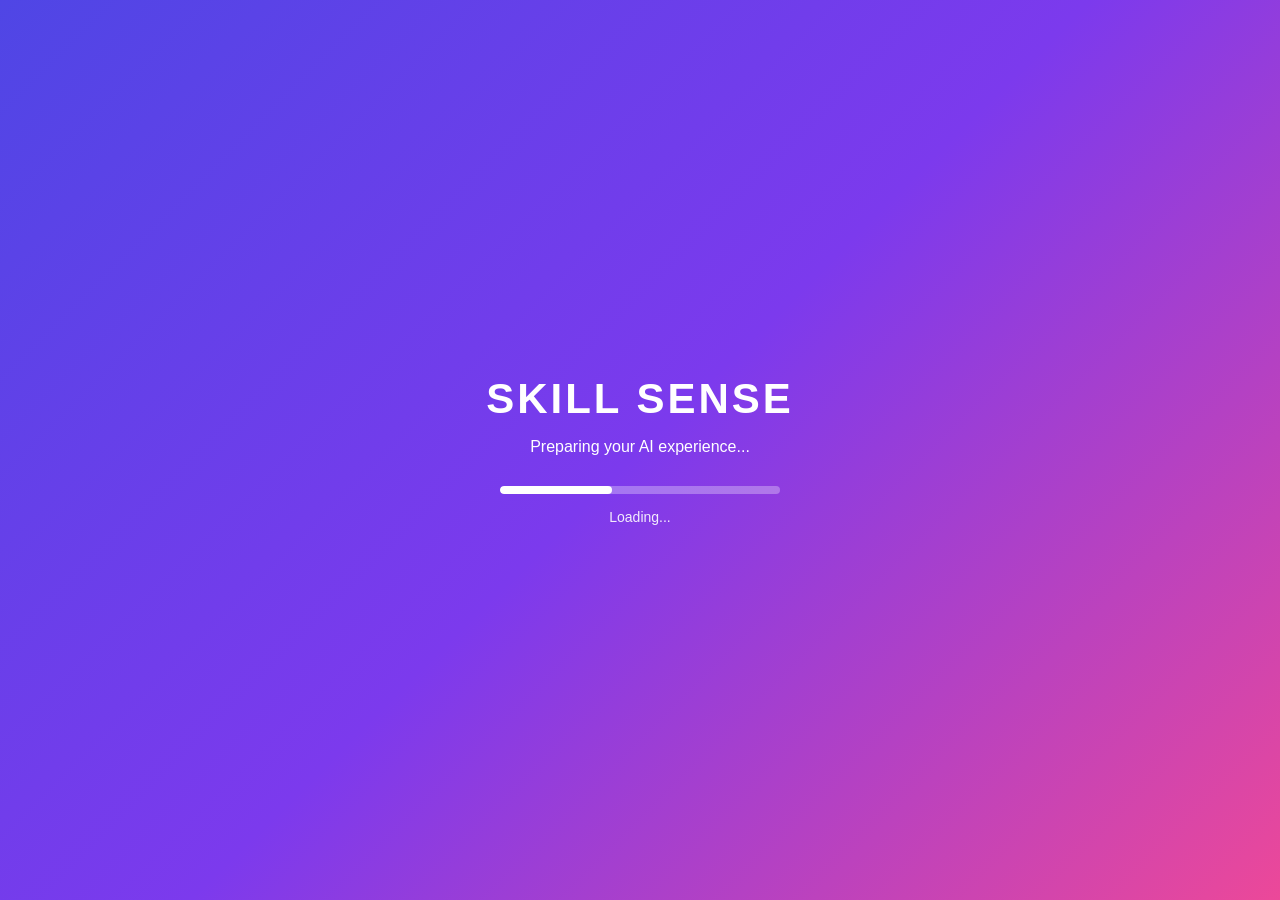
<file: index.html>
<html lang="en">
<head>
    <meta charset="UTF-8">
    <meta name="viewport" content="width=device-width, initial-scale=1.0">
    <title>Skill Sense - Loading</title>
    <style>
    * {
        margin: 0;
        padding: 0;
        box-sizing: border-box;
    }

    body {
        font-family: Arial, sans-serif;
    }

    .loading-page {
        min-height: 100vh;
        display: flex;
        flex-direction: column;
        justify-content: center;
        align-items: center;
        background: linear-gradient(135deg, #4f46e5, #7c3aed, #ec4899);
        color: white;
        text-align: center;
    }

    .loading-page h1 {
        font-size: 42px;
        letter-spacing: 3px;
        margin-bottom: 15px;
    }

    .loading-page p {
        font-size: 16px;
        margin-bottom: 30px;
    }

    .loader {
        width: 280px;
        height: 8px;
        background: rgba(255, 255, 255, 0.3);
        border-radius: 10px;
        overflow: hidden;
        margin-bottom: 15px;
    }

    .loader-bar {
        width: 40%;
        height: 100%;
        background: white;
        border-radius: 10px;
        animation: loading 2s infinite ease-in-out;
    }

    .loading-page span {
        font-size: 14px;
        opacity: 0.9;
    }

    @keyframes loading {
        0% {
            transform: translateX(-100%);
        }

        100% {
            transform: translateX(700%);
        }
    }
</style>
</head>

<body>

    <div class="loading-page">

        <h1>SKILL SENSE</h1>

        <p>Preparing your AI experience...</p>

        <div class="loader">
            <div class="loader-bar"></div>
        </div>

        <span>Loading...</span>

    </div><script>
    setTimeout(function () {
        window.location.href = "user-details.html";
    }, 5000);
</script>

</body>
</html>
</file>
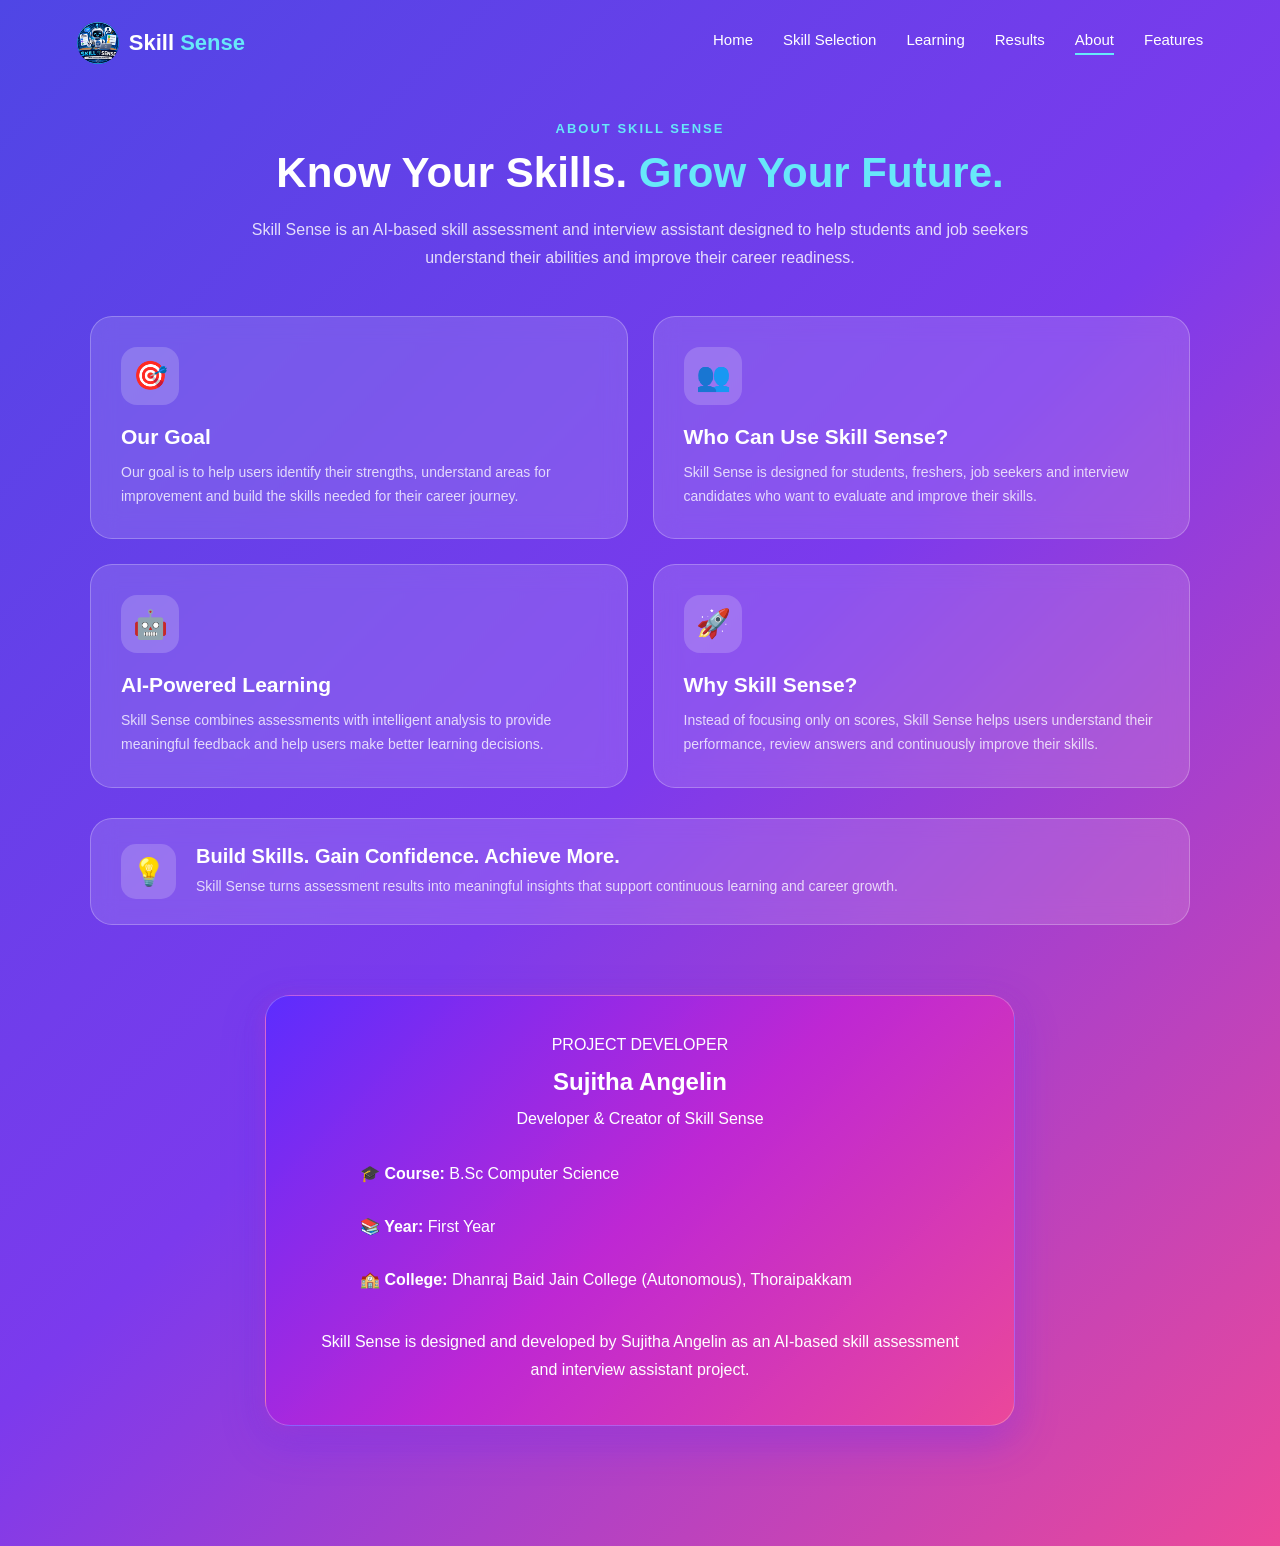
<file: about.html>
<!DOCTYPE html>
<html lang="en">

<head>
    <meta charset="UTF-8">
    <meta name="viewport" content="width=device-width, initial-scale=1.0">

    <title>Skill Sense - About</title>

    <link rel="stylesheet" href="about.css">
</head>

<body>

    <!-- NAVBAR -->

    <header>

        <div class="brand">
            <img src="logo.jpeg" alt="Skill Sense Logo">
            <span>Skill <b>Sense</b></span>
        </div>

        <nav>
            <a href="index.html">Home</a>
            <a href="skill.html">Skill Selection</a>
            <a href="learning.html">Learning</a>
            <a href="#">Results</a>
            <a href="about.html" class="active">About</a>
            <a href="features.html">Features</a>
        </nav>

    </header>


    <!-- ABOUT SECTION -->

    <main class="about-section">

        <div class="about-heading">

            <p class="small-title">
                ABOUT SKILL SENSE
            </p>

            <h1>
                Know Your Skills.
                <span>Grow Your Future.</span>
            </h1>

            <p class="intro">
                Skill Sense is an AI-based skill assessment and
                interview assistant designed to help students and
                job seekers understand their abilities and improve
                their career readiness.
            </p>

        </div>


        <!-- ABOUT CARDS -->

        <div class="about-grid">

            <div class="about-card">

                <div class="card-icon">🎯</div>

                <h2>Our Goal</h2>

                <p>
                    Our goal is to help users identify their strengths,
                    understand areas for improvement and build the
                    skills needed for their career journey.
                </p>

            </div>


            <div class="about-card">

                <div class="card-icon">👥</div>

                <h2>Who Can Use Skill Sense?</h2>

                <p>
                    Skill Sense is designed for students, freshers,
                    job seekers and interview candidates who want
                    to evaluate and improve their skills.
                </p>

            </div>


            <div class="about-card">

                <div class="card-icon">🤖</div>

                <h2>AI-Powered Learning</h2>

                <p>
                    Skill Sense combines assessments with intelligent
                    analysis to provide meaningful feedback and help
                    users make better learning decisions.
                </p>

            </div>


            <div class="about-card">

                <div class="card-icon">🚀</div>

                <h2>Why Skill Sense?</h2>

                <p>
                    Instead of focusing only on scores, Skill Sense
                    helps users understand their performance, review
                    answers and continuously improve their skills.
                </p>

            </div>

        </div>


        <!-- BOTTOM MESSAGE -->

        <div class="about-highlight">

            <div class="highlight-icon">💡</div>

            <div>
                <h2>Build Skills. Gain Confidence. Achieve More.</h2>

                <p>
                    Skill Sense turns assessment results into
                    meaningful insights that support continuous
                    learning and career growth.
                </p>

            </div>

        </div>
        <!-- DEVELOPER SECTION -->

        <section class="developer-section">

            <div class="developer-card">

                <p class="developer-label">
                    PROJECT DEVELOPER
                </p>

                <h2>Sujitha Angelin</h2>

                <p class="developer-role">
                    Developer & Creator of Skill Sense
                </p>

                <div class="developer-details">

                    <p>
                        <strong>🎓 Course:</strong>
                        B.Sc Computer Science
                    </p>

                    <p>
                        <strong>📚 Year:</strong>
                        First Year
                    </p>

                    <p>
                        <strong>🏫 College:</strong>
                        Dhanraj Baid Jain College (Autonomous),
                        Thoraipakkam
                    </p>

                </div>

                <p class="developer-description">
                    Skill Sense is designed and developed by
                    Sujitha Angelin as an AI-based skill assessment
                    and interview assistant project.
                </p>

            </div>

        </section>
    </main>

</body>

</html>
</file>
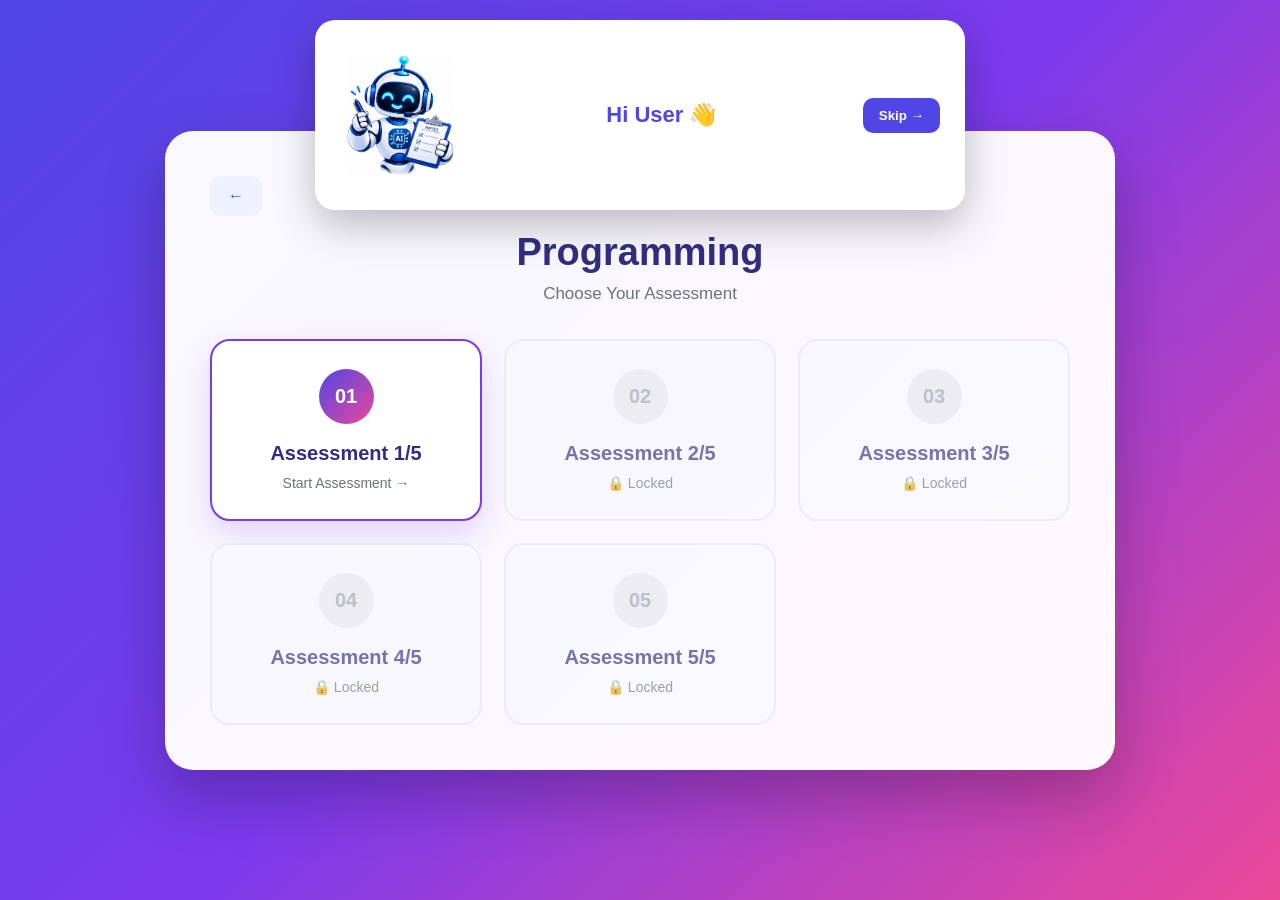
<file: assessment-select.html>
<html lang="en">
<head>
    <meta charset="UTF-8">
    <meta name="viewport" content="width=device-width, initial-scale=1.0">
    <title>Skill Sense - Assessments</title>
    <link rel="stylesheet" href="assessment-select.css">
</head>

<body>
<!-- WELCOME BOARD -->
<div class="greeting-card" id="greetingCard">

    <div class="greeting-robot">
        <img src="robo.jpeg" alt="Skill Sense Robot">
    </div>

    <div class="greeting-content">
        <p id="greetingMessage">Hi 👋</p>
    </div>

    <button id="skipGreeting">
        Skip →
    </button>

</div>
<div class="container">

    <button class="back-btn" onclick="goBack()">←</button>

    <h1 id="skillTitle">Programming</h1>
    <p class="subtitle">Choose Your Assessment</p>

    <div class="assessment-grid">

        <div class="assessment-card active" onclick="openAssessment(1)">
            <span>01</span>
            <h2>Assessment 1/5</h2>
            <p>Start Assessment →</p>
        </div>

        <div class="assessment-card locked">
            <span>02</span>
            <h2>Assessment 2/5</h2>
            <p>🔒 Locked</p>
        </div>

        <div class="assessment-card locked">
            <span>03</span>
            <h2>Assessment 3/5</h2>
            <p>🔒 Locked</p>
        </div>

        <div class="assessment-card locked">
            <span>04</span>
            <h2>Assessment 4/5</h2>
            <p>🔒 Locked</p>
        </div>

        <div class="assessment-card locked">
            <span>05</span>
            <h2>Assessment 5/5</h2>
            <p>🔒 Locked</p>
        </div>

    </div>

</div>
<script>
const skill = localStorage.getItem("selectedSkill") || "Programming";
document.getElementById("skillTitle").textContent = skill;

const cards = document.querySelectorAll(".assessment-card");

let completed = Number(
    localStorage.getItem(skill + "_completed") || 0
);

for (let i = 0; i < cards.length; i++) {

    if (i < completed) {
        cards[i].classList.add("completed");
        cards[i].classList.remove("locked", "active");
        cards[i].querySelector("p").textContent = "✓ Completed";
        cards[i].onclick = null;

    } else if (i === completed) {
        cards[i].classList.remove("locked");
        cards[i].classList.add("active");
        cards[i].querySelector("p").textContent = "Start Assessment →";
        cards[i].onclick = function() {
            openAssessment(i + 1);
        };

    } else {
        cards[i].classList.add("locked");
        cards[i].classList.remove("active");
        cards[i].querySelector("p").textContent = "🔒 Locked";
        cards[i].onclick = null;
    }
}

function openAssessment(number) {
    localStorage.setItem("currentAssessment", number);
    window.location.href = "assisment.html";
}

function goBack() {
    window.location.href = "skill.html";
}

</script>
<script>
    const userName =
        localStorage.getItem("userName") || "User";

    const selectedSkill =
        localStorage.getItem("selectedSkill") || "Skill";

    const greetingMessage =
        document.getElementById("greetingMessage");

    const greetingTexts = [
        "Hi " + userName + " 👋",
        "Welcome to our AI Assistant 🤖",
        "Get ready for your " +
        selectedSkill +
        " Assessment 🚀"
    ];

    let greetingIndex = 0;

    function showGreeting() {
        greetingMessage.textContent =
            greetingTexts[greetingIndex];

        greetingIndex++;

        if (greetingIndex < greetingTexts.length) {
            setTimeout(showGreeting, 2500);
        } else {
            setTimeout(() => {
                document.getElementById(
                    "greetingCard"
                ).style.display = "none";
            }, 2500);
        }
    }

    showGreeting();

    document.getElementById("skipGreeting").onclick =
        function () {
            document.getElementById(
                "greetingCard"
            ).style.display = "none";
        };
</script>
</file>
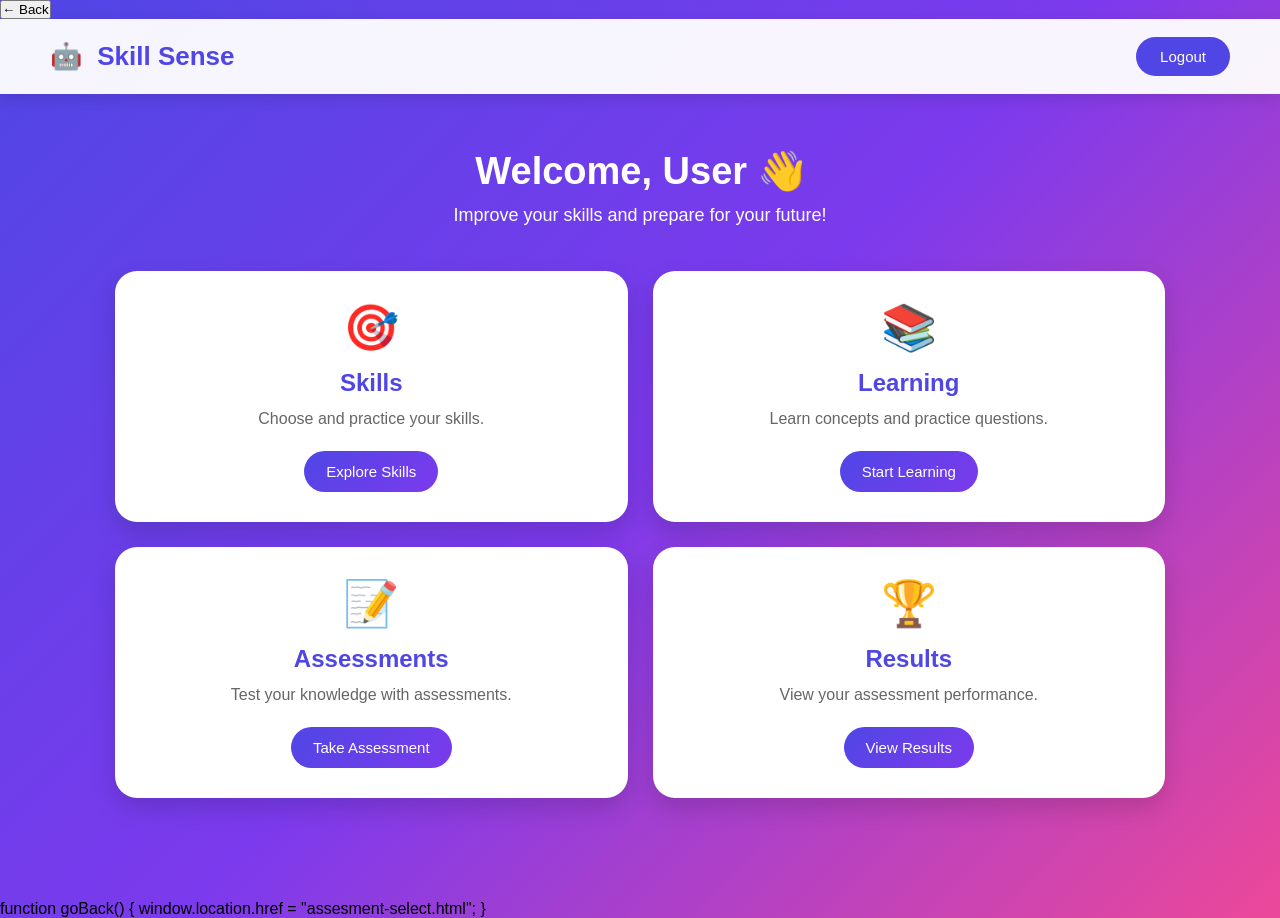
<file: dashboard.html>
<html lang="en">
<head>
    <meta charset="UTF-8">
    <meta name="viewport" content="width=device-width, initial-scale=1.0">
    <title>Skill Sense - Dashboard</title>
    <link rel="stylesheet" href="dashboard.css">
</head>

<body>

    <div class="dashboard">
<button class="back-btn" onclick="goBack()">← Back</button>
        <header class="top-bar">
            <div class="logo">
                🤖 <span>Skill Sense</span>
            </div>

            <button class="logout-btn" onclick="logout()">Logout</button>
        </header>

        <main>

            <section class="welcome">
                <h1>Welcome, <span id="userName">User</span> 👋</h1>
                <p>Improve your skills and prepare for your future!</p>
            </section>

            <section class="cards">

                <div class="card">
                    <div class="icon">🎯</div>
                    <h2>Skills</h2>
                    <p>Choose and practice your skills.</p>
                    <button onclick="goToSkills()">Explore Skills</button>
                </div>

                <div class="card">
                    <div class="icon">📚</div>
                    <h2>Learning</h2>
                    <p>Learn concepts and practice questions.</p>
                    <button onclick="goToLearning()">Start Learning</button>
                </div>

                <div class="card">
                    <div class="icon">📝</div>
                    <h2>Assessments</h2>
                    <p>Test your knowledge with assessments.</p>
                    <button onclick="goToAssessment()">Take Assessment</button>
                </div>

                <div class="card">
                    <div class="icon">🏆</div>
                    <h2>Results</h2>
                    <p>View your assessment performance.</p>
                    <button onclick="goToResults()">View Results</button>
                </div>

            </section>

        </main>

    </div>

    <script>
        const userName = localStorage.getItem("userName") || "User";
        document.getElementById("userName").textContent = userName;

        function goToSkills() {
            window.location.href = "skill.html";
        }

        function goToLearning() {
            window.location.href = "learning.html";
        }

        function goToAssessment() {
            window.location.href = "assessment-select.html";
        }

        function goToResults() {
            window.location.href = "results.html";
        }

        function logout() {
            localStorage.clear();
            window.location.href = "user-details.html";
        }
    </script>
function goBack() {
    window.location.href = "assesment-select.html";
}
    </script>
</body>
</html>
</file>
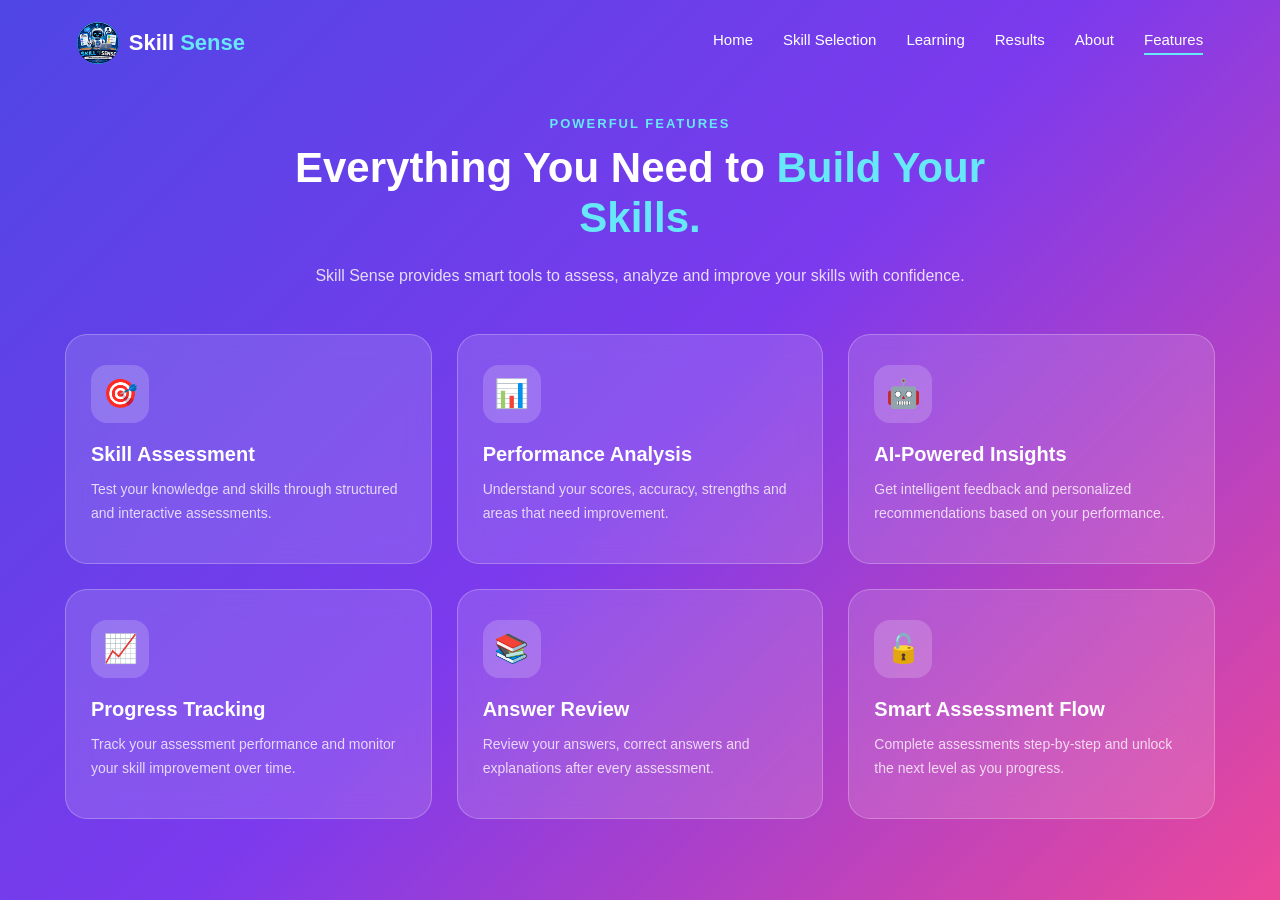
<file: features.html>
<html lang="en">

<head>
    <meta charset="UTF-8">
    <meta name="viewport" content="width=device-width, initial-scale=1.0">

    <title>Skill Sense - Features</title>

    <link rel="stylesheet" href="features.css">
</head>

<body>

    <!-- NAVBAR -->

    <header>

        <div class="brand">
            <img src="logo.jpeg" alt="Skill Sense Logo">
            <span>Skill <b>Sense</b></span>
        </div>

        <nav>
            <a href="index.html">Home</a>
            <a href="skill.html">Skill Selection</a>
            <a href="learning.html">Learning</a>
            <a href="#">Results</a>
            <a href="#">About</a>
            <a href="features.html" class="active">Features</a>
        </nav>

    </header>


    <!-- FEATURES SECTION -->

    <main class="features-section">

        <div class="heading">

            <p class="small-title">
                POWERFUL FEATURES
            </p>

            <h1>
                Everything You Need to
                <span>Build Your Skills.</span>
            </h1>

            <p class="subtitle">
                Skill Sense provides smart tools to assess, analyze
                and improve your skills with confidence.
            </p>

        </div>


        <!-- FEATURE CARDS -->

        <div class="features-grid">

            <div class="feature-card">
                <div class="icon">🎯</div>

                <h2>Skill Assessment</h2>

                <p>
                    Test your knowledge and skills through
                    structured and interactive assessments.
                </p>
            </div>


            <div class="feature-card">
                <div class="icon">📊</div>

                <h2>Performance Analysis</h2>

                <p>
                    Understand your scores, accuracy,
                    strengths and areas that need improvement.
                </p>
            </div>


            <div class="feature-card">
                <div class="icon">🤖</div>

                <h2>AI-Powered Insights</h2>

                <p>
                    Get intelligent feedback and personalized
                    recommendations based on your performance.
                </p>
            </div>


            <div class="feature-card">
                <div class="icon">📈</div>

                <h2>Progress Tracking</h2>

                <p>
                    Track your assessment performance and
                    monitor your skill improvement over time.
                </p>
            </div>


            <div class="feature-card">
                <div class="icon">📚</div>

                <h2>Answer Review</h2>

                <p>
                    Review your answers, correct answers and
                    explanations after every assessment.
                </p>
            </div>


            <div class="feature-card">
                <div class="icon">🔓</div>

                <h2>Smart Assessment Flow</h2>

                <p>
                    Complete assessments step-by-step and
                    unlock the next level as you progress.
                </p>
            </div>

        </div>

    </main>

</body>

</html>
</file>
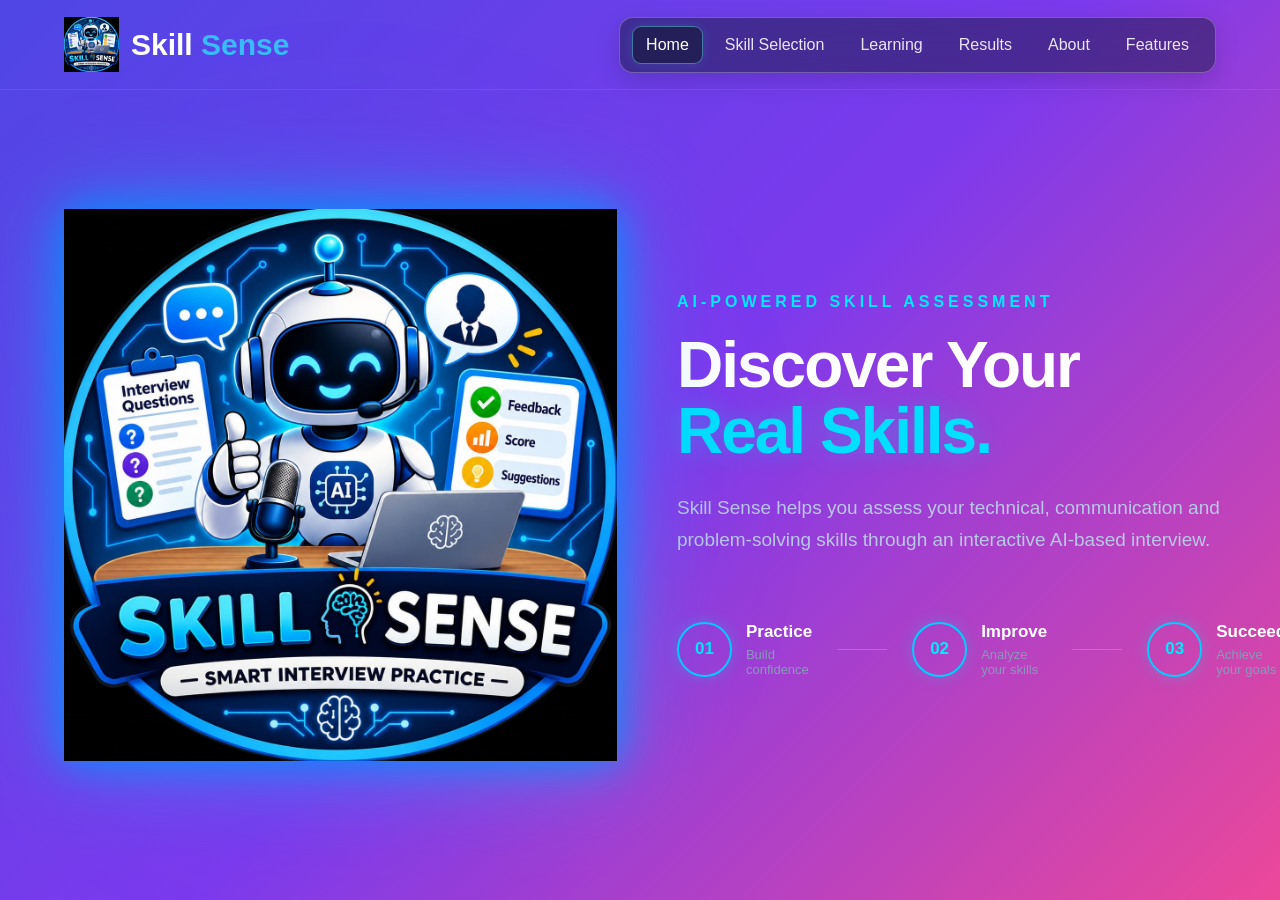
<file: home.html>
<html lang="en">

<head>
    <meta charset="UTF-8">
    <meta name="viewport" content="width=device-width, initial-scale=1.0">

    <title>Skill Sense</title>

    <link rel="stylesheet" href="style.css">
</head>

<body>

    <!-- NAVBAR -->

    <header>

        <div class="brand">
            <img src="logo.jpeg" alt="Skill Sense Logo">
            <span>Skill <b>Sense</b></span>
        </div>

       <nav>
    <a href="home.html" class="active">Home</a>
    <a href="skill.html">Skill Selection</a>
    <a href="learning.html">Learning</a>
    <a href="result.html">Results</a>
    <a href="about.html">About</a>
    <a href="features.html">Features</a>
</nav>

    </header>


    <!-- HERO SECTION -->

    <section class="hero">

        <!-- LEFT ROBOT -->

        <div class="robot-section">

            <div class="robot-glow"></div>

            <img src="logo.jpeg" class="robot" alt="Skill Sense AI Robot">

        </div>


        <!-- RIGHT CONTENT -->

        <div class="content">

            <p class="small-title">
                AI-POWERED SKILL ASSESSMENT
            </p>

            <h1>
                Discover Your
                <span>Real Skills.</span>
            </h1>

            <p class="description">
                Skill Sense helps you assess your technical,
                communication and problem-solving skills through
                an interactive AI-based interview.
            </p>


            <!-- STEPS -->

            <div class="steps">

                <div class="step">
                    <div class="number">01</div>
                    <div>
                        <h3>Practice</h3>
                        <p>Build confidence</p>
                    </div>
                </div>


                <div class="line"></div>


                <div class="step">
                    <div class="number">02</div>
                    <div>
                        <h3>Improve</h3>
                        <p>Analyze your skills</p>
                    </div>
                </div>


                <div class="line"></div>


                <div class="step">
                    <div class="number">03</div>
                    <div>
                        <h3>Succeed</h3>
                        <p>Achieve your goals</p>
                    </div>
                </div>

            </div>

        </div>

    </section>


    <script src="script.js"></script>

</body>

</html>
</file>
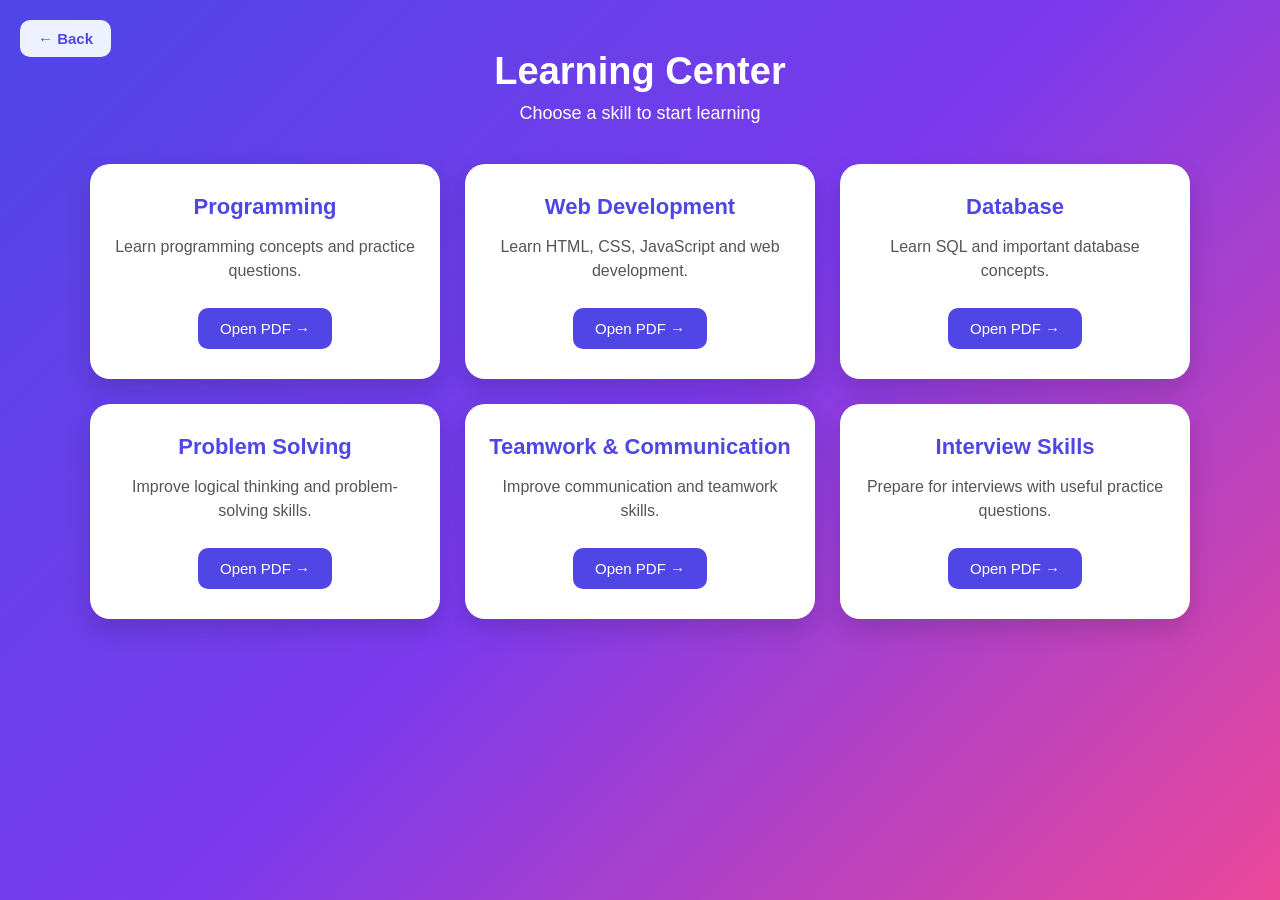
<file: learning.html>
<html lang="en">
<head>
    <meta charset="UTF-8">
    <meta name="viewport" content="width=device-width, initial-scale=1.0">
    <title>Skill Sense - Learning</title>
    <link rel="stylesheet" href="learning.css">
</head>

<body>

    <div class="learning-container">
<button class="learning-back-btn" onclick="goHome()">← Back</button>
        <h1>Learning Center</h1>
        <p>Choose a skill to start learning</p>

        <div class="learning-grid">

            <div class="learning-card">
                <h2>Programming</h2>
                <p>Learn programming concepts and practice questions.</p>
                <button onclick="openPDF('programming.pdf')">
    Open PDF →
</button>
            </div>

            <div class="learning-card">
                <h2>Web Development</h2>
                <p>Learn HTML, CSS, JavaScript and web development.</p>
                <button onclick="openPDF('Web Development.pdf')">
    Open PDF →
</button>
            </div>

            <div class="learning-card">
                <h2>Database</h2>
                <p>Learn SQL and important database concepts.</p>
                <button onclick="openPDF('Database.pdf')">Open PDF →</button>
            </div>

            <div class="learning-card">
                <h2>Problem Solving</h2>
                <p>Improve logical thinking and problem-solving skills.</p>
                <button onclick="openPDF('Problem Solving.pdf')">Open PDF →</button>
            </div>

            <div class="learning-card">
                <h2>Teamwork & Communication</h2>
                <p>Improve communication and teamwork skills.</p>
                <button onclick="openPDF('Teamwork and Communication.pdf')">Open PDF →</button>
            </div>

            <div class="learning-card">
                <h2>Interview Skills</h2>
                <p>Prepare for interviews with useful practice questions.</p>
                <button  onclick="openPDF('Interview Skills.pdf')">Open PDF →</button>
            </div>

        </div>

    </div>
    <div id="pdfViewer" class="pdf-viewer">
    <div class="pdf-box">
        <button class="close-pdf" onclick="closePDF()">✕</button>
        <iframe id="pdfFrame"></iframe>
    </div>
</div>

<script>
function openPDF(file) {
    document.getElementById("pdfFrame").src = file;
    document.getElementById("pdfViewer").style.display = "flex";
}

function closePDF() {
    document.getElementById("pdfViewer").style.display = "none";
    document.getElementById("pdfFrame").src = "";
}
</script>
<script>
function goHome() {
    window.location.href = "home.html";
}
</script>
</body>
</html>
</file>
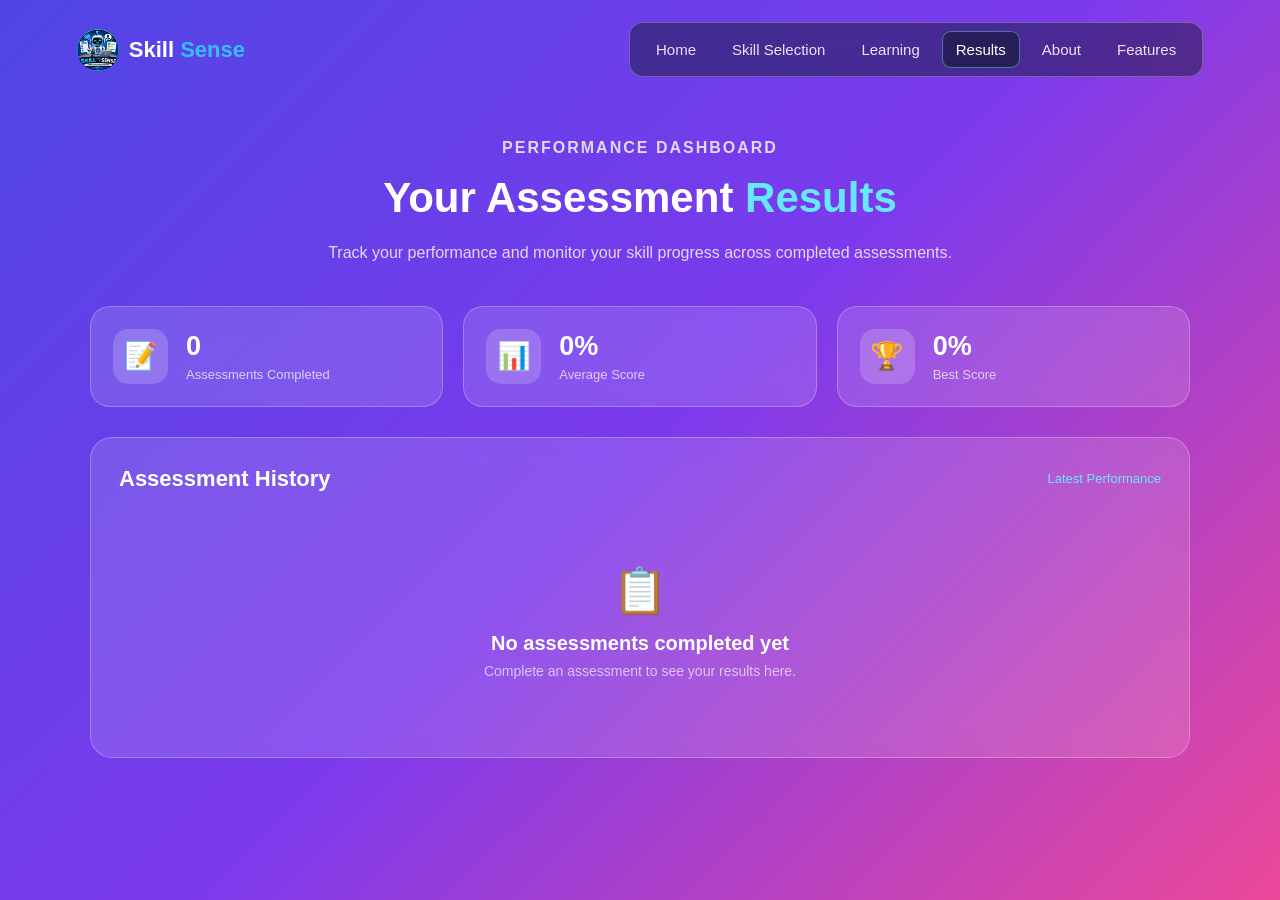
<file: result.html>
<!DOCTYPE html>
<html lang="en">

<head>
    <meta charset="UTF-8">
    <meta name="viewport" content="width=device-width, initial-scale=1.0">

    <title>Skill Sense - Results</title>

    <link rel="stylesheet" href="result.css">
</head>

<body>

    <!-- NAVBAR -->

    <header>

        <div class="brand">
            <img src="logo.jpeg" alt="Skill Sense Logo">
            <span>Skill <b>Sense</b></span>
        </div>

        <nav>
            <a href="index.html">Home</a>
            <a href="skill.html">Skill Selection</a>
            <a href="learning.html">Learning</a>
            <a href="results.html" class="active">Results</a>
            <a href="about.html">About</a>
            <a href="features.html">Features</a>
        </nav>

    </header>


    <!-- RESULTS -->

    <main class="results-section">

        <div class="results-heading">

            <p class="small-title">
                PERFORMANCE DASHBOARD
            </p>

            <h1>
                Your Assessment
                <span>Results</span>
            </h1>

            <p>
                Track your performance and monitor your skill
                progress across completed assessments.
            </p>

        </div>


        <!-- SUMMARY CARDS -->

        <div class="summary-grid">

            <div class="summary-card">
                <div class="summary-icon">📝</div>
                <div>
                    <h3 id="totalAssessments">0</h3>
                    <p>Assessments Completed</p>
                </div>
            </div>


            <div class="summary-card">
                <div class="summary-icon">📊</div>
                <div>
                    <h3 id="averageScore">0%</h3>
                    <p>Average Score</p>
                </div>
            </div>


            <div class="summary-card">
                <div class="summary-icon">🏆</div>
                <div>
                    <h3 id="bestScore">0%</h3>
                    <p>Best Score</p>
                </div>
            </div>

        </div>


        <!-- RESULT LIST -->

        <section class="results-box">

            <div class="section-title">
                <h2>Assessment History</h2>
                <span>Latest Performance</span>
            </div>

            <div id="resultsContainer">

                <div class="empty-result">
                    <div>📋</div>
                    <h3>No assessments completed yet</h3>
                    <p>
                        Complete an assessment to see your
                        results here.
                    </p>
                </div>

            </div>

        </section>

    </main>


    <script>

        /*
         * Skill Sense Results
         * Reads completed assessment scores
         * from localStorage.
         */

        const skills = [
    "Programming",
    "Web Development",
    "Database",
    "Problem Solving",
    "Teamwork & Communication",
    "Interview Skills"
];
        const resultsContainer =
            document.getElementById("resultsContainer");

        let allResults = [];


        /* ================= GET RESULTS ================= */

        skills.forEach(skill => {

            const completed =
                Number(localStorage.getItem(skill + "_completed") || 0);

            if (completed > 0) {

                for (let i = 1; i <= completed; i++) {

                    const score =
                        localStorage.getItem(
                            skill + "_assessment_" + i + "_score"
                        );

                    if (score !== null) {

                        allResults.push({
                            skill: skill,
                            assessment: i,
                            score: Number(score)
                        });

                    }
                }
            }
        });


        /* ================= SUMMARY ================= */

        const totalAssessments =
            allResults.length;

        document.getElementById("totalAssessments")
            .textContent = totalAssessments;


        if (totalAssessments > 0) {

            const totalScore =
                allResults.reduce(
                    (sum, item) => sum + item.score,
                    0
                );

            const average =
                Math.round(totalScore / totalAssessments);

            const best =
                Math.max(
                    ...allResults.map(item => item.score)
                );

            document.getElementById("averageScore")
                .textContent = average + "%";

            document.getElementById("bestScore")
                .textContent = best + "%";


            /* ================= DISPLAY RESULTS ================= */

            resultsContainer.innerHTML = "";

            allResults.forEach(item => {

                const resultCard =
                    document.createElement("div");

                resultCard.className = "result-card";

                let status = "Needs Improvement";

                if (item.score >= 80) {
                    status = "Excellent";
                }
                else if (item.score >= 60) {
                    status = "Good";
                }

                resultCard.innerHTML = `

                    <div class="result-left">

                        <div class="result-icon">
                            🎯
                        </div>

                        <div>
                            <h3>${item.skill}</h3>

                            <p>
                                Assessment ${item.assessment}
                            </p>
                        </div>

                    </div>


                    <div class="result-middle">

                        <div class="progress-track">

                            <div
                                class="progress-fill"
                                style="width:${item.score}%">
                            </div>

                        </div>

                        <span>${status}</span>

                    </div>


                    <div class="result-score">

                        <strong>
                            ${item.score}%
                        </strong>

                        <small>
                            Score
                        </small>

                    </div>

                `;

                resultsContainer.appendChild(resultCard);

            });

        }

    </script>

</body>

</html>
</file>
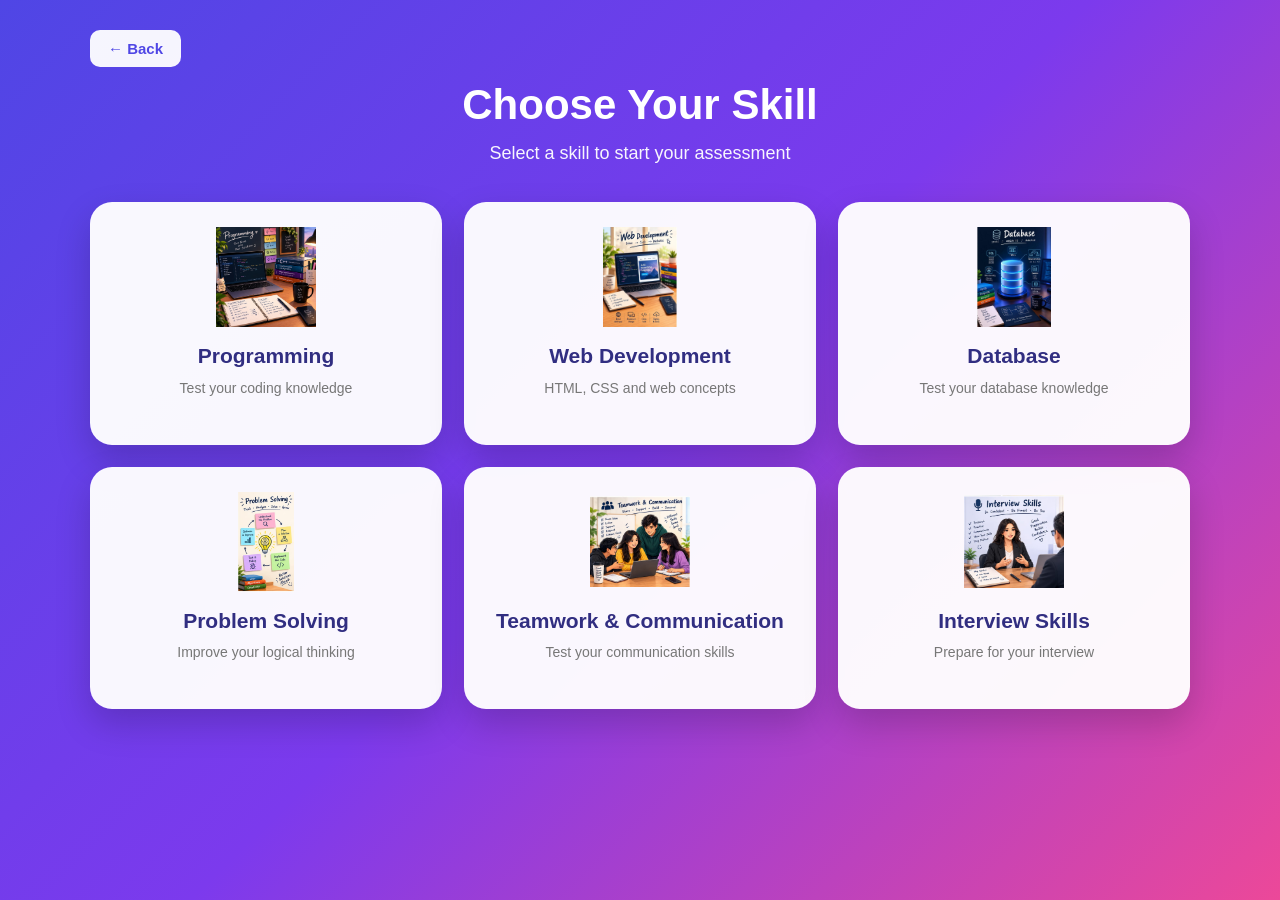
<file: skill.html>
<!DOCTYPE html>
<html lang="en">

<head>
    <meta charset="UTF-8">
    <meta name="viewport" content="width=device-width, initial-scale=1.0">

    <title>Skill Sense - Select Skill</title>

    <link rel="stylesheet" href="skill.css">
</head>

<body>

    <div class="skill-container">

        <!-- BACK BUTTON -->
        <button class="skill-back-btn" onclick="goHome()">
            ← Back
        </button>


        <!-- HEADING -->
        <div class="heading">

            <h1>Choose Your Skill</h1>

            <p>
                Select a skill to start your assessment
            </p>

        </div>


        <!-- SKILLS -->
        <div class="skills-grid">


            <!-- PROGRAMMING -->
            <div
                class="skill-card"
                onclick="selectSkill('Programming')"
            >

                <img
                    src="programming.jpeg"
                    alt="Programming"
                >

                <h2>Programming</h2>

                <p>
                    Test your coding knowledge
                </p>

            </div>


            <!-- WEB DEVELOPMENT -->
            <div
                class="skill-card"
                onclick="selectSkill('Web Development')"
            >

                <img
                    src="web-development.jpeg"
                    alt="Web Development"
                >

                <h2>Web Development</h2>

                <p>
                    HTML, CSS and web concepts
                </p>

            </div>


            <!-- DATABASE -->
            <div
                class="skill-card"
                onclick="selectSkill('Database')"
            >

                <img
                    src="database.jpeg"
                    alt="Database"
                >

                <h2>Database</h2>

                <p>
                    Test your database knowledge
                </p>

            </div>


            <!-- PROBLEM SOLVING -->
            <div
                class="skill-card"
                onclick="selectSkill('Problem Solving')"
            >

                <img
                    src="problem-solving.jpeg"
                    alt="Problem Solving"
                >

                <h2>Problem Solving</h2>

                <p>
                    Improve your logical thinking
                </p>

            </div>


            <!-- TEAMWORK -->
            <div
                class="skill-card"
                onclick="selectSkill('Teamwork & Communication')"
            >

                <img
                    src="teamwork.jpeg"
                    alt="Teamwork & Communication"
                >

                <h2>Teamwork & Communication</h2>

                <p>
                    Test your communication skills
                </p>

            </div>


            <!-- INTERVIEW -->
            <div
                class="skill-card"
                onclick="selectSkill('Interview Skills')"
            >

                <img
                    src="interview.jpeg"
                    alt="Interview Skills"
                >

                <h2>Interview Skills</h2>

                <p>
                    Prepare for your interview
                </p>

            </div>


        </div>

    </div>


    <script>

        /* ================================
           SELECT SKILL
        ================================= */

        function selectSkill(skill) {

            localStorage.setItem(
                "selectedSkill",
                skill
            );

            window.location.href =
                "assessment-select.html";
        }


        /* ================================
           BACK TO HOME
        ================================= */

        function goHome() {

            window.location.href =
                "home.html";
        }

    </script>

</body>

</html>
</file>
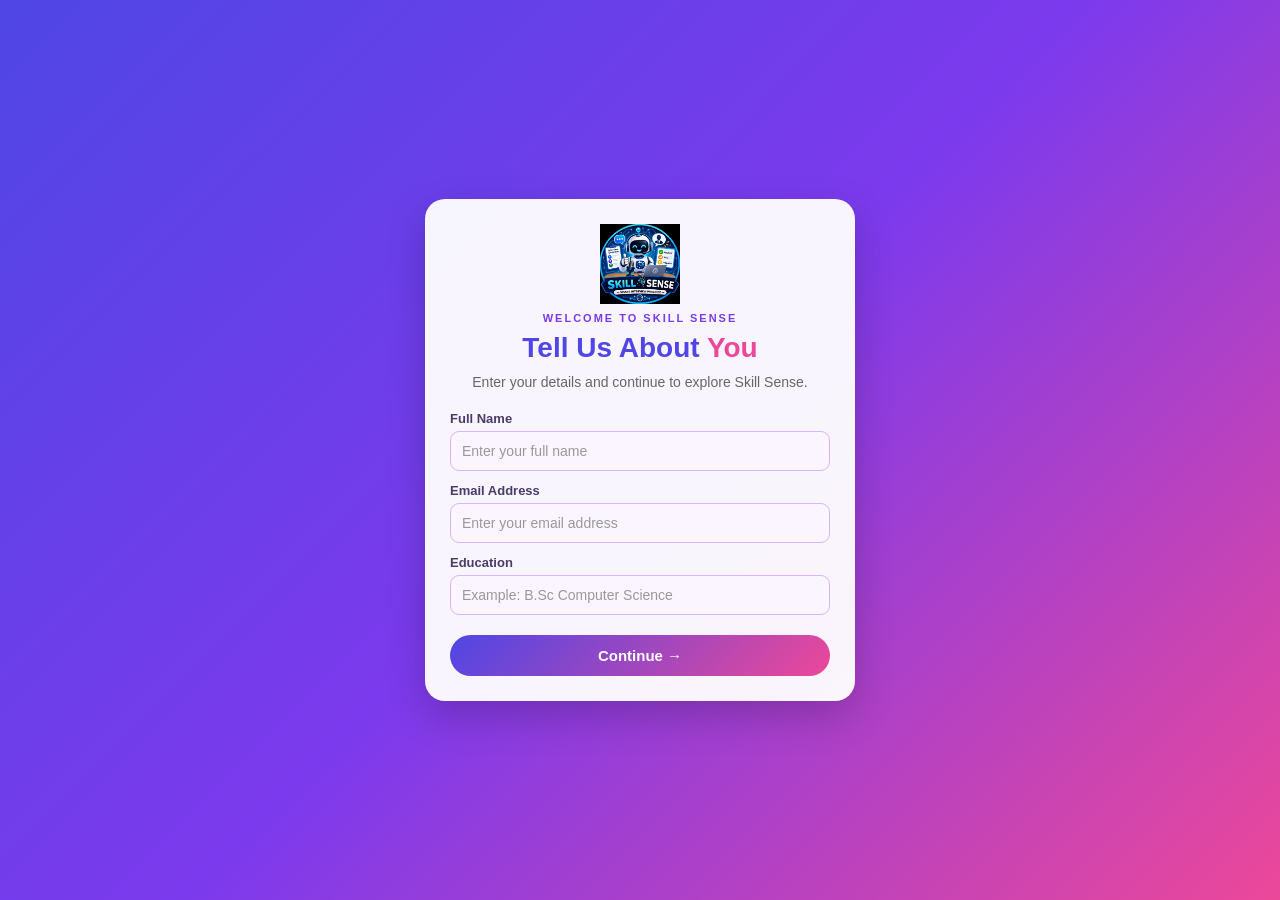
<file: user-details.html>
<!DOCTYPE html>
<html lang="en">

<head>
    <meta charset="UTF-8">
    <meta name="viewport" content="width=device-width, initial-scale=1.0">

    <title>Skill Sense - User Details</title>

    <link rel="stylesheet" href="style.css">
</head>

<body>

    <div class="details-page">

        <div class="details-card">

            <img
                src="logo.jpeg"
                class="details-logo"
                alt="Skill Sense Logo"
            >

            <p class="details-tag">
                WELCOME TO SKILL SENSE
            </p>

            <h1>
                Tell Us About <span>You</span>
            </h1>

            <p class="details-description">
                Enter your details and continue to explore Skill Sense.
            </p>

            <form>

                <label for="name">
                    Full Name
                </label>

                <input
                    type="text"
                    id="name"
                    placeholder="Enter your full name"
                    autocomplete="name"
                >


                <label for="email">
                    Email Address
                </label>

                <input
                    type="email"
                    id="email"
                    placeholder="Enter your email address"
                    autocomplete="email"
                >


                <label for="education">
                    Education
                </label>

                <input
                    type="text"
                    id="education"
                    placeholder="Example: B.Sc Computer Science"
                    autocomplete="organization-title"
                >


                <button
                    type="button"
                    onclick="saveUserDetails()"
                >
                    Continue →
                </button>

            </form>

        </div>

    </div>


    <script src="script.js"></script>

</body>

</html>
</file>
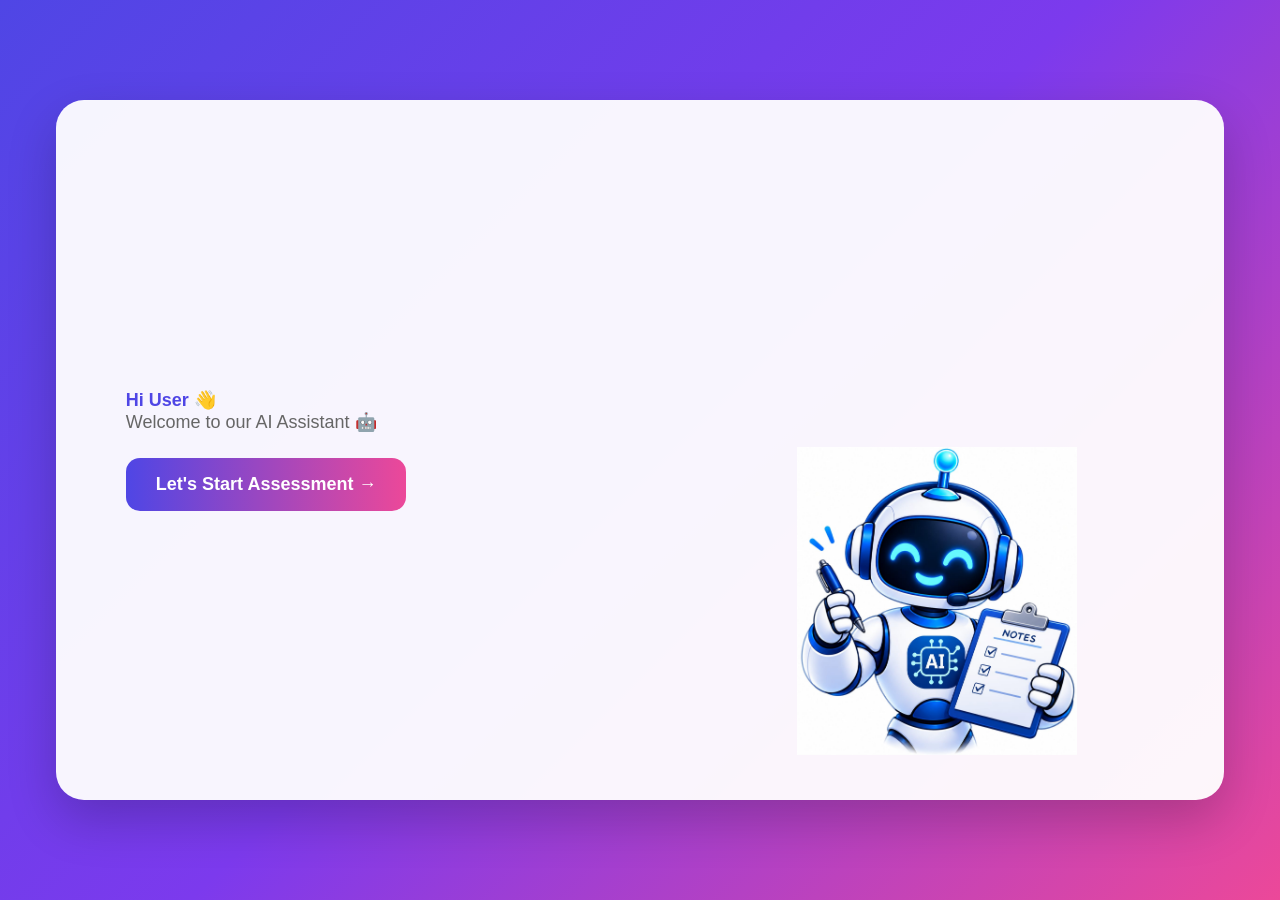
<file: welcome.html>
<!DOCTYPE html>
<html lang="en">

<head>
    <meta charset="UTF-8">

    <meta
        name="viewport"
        content="width=device-width, initial-scale=1.0"
    >

    <title>Skill Sense - Welcome</title>

    <link rel="stylesheet" href="welcome.css">
</head>

<body>

    <div class="welcome-container">


        <!-- =========================
             CONTENT SECTION
        ========================== -->

        <div class="content-section">

            <h1 id="message">
                Hi User 👋
            </h1>

            <p>
                Welcome to our AI Assistant 🤖
            </p>

            <button
                class="start-btn"
                onclick="startAssessment()"
            >
                Let's Start Assessment →
            </button>

        </div>


        <!-- =========================
             ROBOT SECTION
        ========================== -->

        <div class="robot-section">

            <img
                src="robo.jpeg"
                alt="Skill Sense AI Robot"
            >

        </div>


    </div>


    <script>

        /* =========================
           USER NAME
        ========================= */

        const userName =
            localStorage.getItem("userName") || "User";


        const message =
            document.getElementById("message");


        /* =========================
           WELCOME MESSAGE
        ========================= */

        message.textContent =
            "Hi " + userName + " 👋";


        /* =========================
           START ASSESSMENT
        ========================= */

        function startAssessment() {

            window.location.href =
                "assessment-select.html";

        }

    </script>

</body>

</html>
</file>
<file: about.css>
* {
    margin: 0;
    padding: 0;
    box-sizing: border-box;
    font-family: Arial, sans-serif;
}

body {
    min-height: 100vh;

    background: linear-gradient(
        135deg,
        #4f46e5,
        #7c3aed,
        #ec4899
    );

    color: white;
}


/* ================= NAVBAR ================= */

header {
    width: 100%;
    padding: 22px 6%;

    display: flex;
    align-items: center;
    justify-content: space-between;
}

.brand {
    display: flex;
    align-items: center;
    gap: 10px;

    font-size: 22px;
    font-weight: bold;
}

.brand img {
    width: 42px;
    height: 42px;

    border-radius: 50%;
    object-fit: cover;
}

.brand b {
    color: #67e8f9;
}

nav {
    display: flex;
    gap: 30px;
}

nav a {
    color: white;
    text-decoration: none;

    font-size: 15px;
    font-weight: 500;

    position: relative;
    padding-bottom: 7px;
}

nav a::after {
    content: "";

    position: absolute;
    left: 0;
    bottom: 0;

    width: 0;
    height: 2px;

    background: #67e8f9;

    transition: 0.3s;
}

nav a:hover::after,
nav a.active::after {
    width: 100%;
}


/* ================= ABOUT ================= */

.about-section {
    width: 90%;
    max-width: 1100px;

    margin: 35px auto 60px;
}


/* HEADING */

.about-heading {
    max-width: 800px;
    margin: 0 auto 45px;

    text-align: center;
}

.small-title {
    color: #67e8f9;

    font-size: 13px;
    font-weight: bold;

    letter-spacing: 2px;

    margin-bottom: 12px;
}

.about-heading h1 {
    font-size: 42px;
    line-height: 1.2;

    margin-bottom: 18px;
}

.about-heading h1 span {
    color: #67e8f9;
}

.intro {
    color: rgba(255, 255, 255, 0.82);

    font-size: 16px;
    line-height: 1.7;
}


/* ================= ABOUT GRID ================= */

.about-grid {
    display: grid;

    grid-template-columns: repeat(2, 1fr);

    gap: 25px;
}


/* ================= CARD ================= */

.about-card {
    background: rgba(255, 255, 255, 0.13);

    border: 1px solid rgba(255, 255, 255, 0.25);

    backdrop-filter: blur(12px);

    border-radius: 22px;

    padding: 30px;

    transition: 0.3s;
}

.about-card:hover {
    transform: translateY(-7px);

    background: rgba(255, 255, 255, 0.20);

    box-shadow:
        0 18px 40px rgba(0, 0, 0, 0.20);
}


/* ICON */

.card-icon {
    width: 58px;
    height: 58px;

    display: flex;
    align-items: center;
    justify-content: center;

    background: rgba(255, 255, 255, 0.18);

    border-radius: 16px;

    font-size: 28px;

    margin-bottom: 20px;
}


/* TITLE */

.about-card h2 {
    font-size: 21px;

    margin-bottom: 12px;
}


/* TEXT */

.about-card p {
    color: rgba(255, 255, 255, 0.78);

    font-size: 14px;

    line-height: 1.7;
}


/* ================= HIGHLIGHT ================= */

.about-highlight {
    margin-top: 30px;

    display: flex;
    align-items: center;

    gap: 20px;

    padding: 25px 30px;

    background: rgba(255, 255, 255, 0.13);

    border: 1px solid rgba(255, 255, 255, 0.25);

    backdrop-filter: blur(12px);

    border-radius: 22px;
}

.highlight-icon {
    width: 55px;
    height: 55px;

    flex-shrink: 0;

    display: flex;
    align-items: center;
    justify-content: center;

    background: rgba(255, 255, 255, 0.18);

    border-radius: 15px;

    font-size: 27px;
}

.about-highlight h2 {
    font-size: 20px;

    margin-bottom: 7px;
}

.about-highlight p {
    color: rgba(255, 255, 255, 0.78);

    font-size: 14px;

    line-height: 1.6;
}


/* ================= RESPONSIVE ================= */

@media (max-width: 900px) {

    .about-heading h1 {
        font-size: 34px;
    }

    nav {
        gap: 15px;
    }
}


@media (max-width: 650px) {

    header {
        flex-direction: column;
        gap: 20px;
    }

    nav {
        flex-wrap: wrap;
        justify-content: center;
    }

    .about-grid {
        grid-template-columns: 1fr;
    }

    .about-heading h1 {
        font-size: 30px;
    }

    .about-highlight {
        align-items: flex-start;
    }
}
/* ================= DEVELOPER SECTION ================= */

.developer-section {
    display: flex;
    justify-content: center;
    align-items: center;
    width: 100%;
    margin-top: 50px;
    padding: 20px 0 60px;
}

.developer-card {
    width: 90%;
    max-width: 750px;
    padding: 40px;
    text-align: center;

    background: linear-gradient(
        135deg,
        rgba(91, 44, 255, 0.95),
        rgba(192, 38, 211, 0.95),
        rgba(236, 72, 153, 0.95)
    );

    border-radius: 25px;

    border: 1px solid rgba(255, 255, 255, 0.25);

    box-shadow:
        0 15px 40px rgba(91, 44, 255, 0.35),
        0 5px 20px rgba(236, 72, 153, 0.25);

    color: white;
}

.developer-details {
    margin: 28px auto;
    max-width: 560px;
    text-align: left;
}

.developer-details p {
    margin: 18px 0;
    padding: 4px 0;
    line-height: 1.7;
}

.developer-card h2 {
    margin: 14px 0;
}

.developer-card .developer-role {
    margin: 10px 0 28px;
}

.developer-description {
    margin-top: 30px;
    line-height: 1.8;
}
</file>
<file: assessment-select.css>
* {
    margin: 0;
    padding: 0;
    box-sizing: border-box;
    font-family: Arial, sans-serif;
}

body {
    min-height: 100vh;
    background: linear-gradient(135deg, #4f46e5, #7c3aed, #ec4899);
    display: flex;
    justify-content: center;
    align-items: center;
    padding: 30px;
}

.container {
    width: 100%;
    max-width: 950px;
    background: rgba(255, 255, 255, 0.96);
    border-radius: 28px;
    padding: 45px;
    box-shadow: 0 25px 60px rgba(0, 0, 0, 0.25);
}

.back-btn {
    border: none;
    background: #eef2ff;
    color: #4f46e5;
    padding: 11px 18px;
    border-radius: 12px;
    font-size: 16px;
    cursor: pointer;
    transition: 0.3s;
}

.back-btn:hover {
    background: #4f46e5;
    color: white;
}

h1 {
    text-align: center;
    color: #312e81;
    font-size: 38px;
    margin-top: 15px;
}

.subtitle {
    text-align: center;
    color: #6b7280;
    font-size: 17px;
    margin: 10px 0 35px;
}

.assessment-grid {
    display: grid;
    grid-template-columns: repeat(3, 1fr);
    gap: 22px;
}

.assessment-card {
    background: white;
    border: 2px solid #e5e7eb;
    border-radius: 20px;
    padding: 28px 20px;
    text-align: center;
    transition: 0.3s;
}

.assessment-card span {
    display: inline-flex;
    width: 55px;
    height: 55px;
    align-items: center;
    justify-content: center;
    border-radius: 50%;
    background: #eef2ff;
    color: #4f46e5;
    font-size: 20px;
    font-weight: bold;
}

.assessment-card h2 {
    color: #312e81;
    font-size: 20px;
    margin: 18px 0 10px;
}

.assessment-card p {
    color: #6b7280;
    font-size: 14px;
}

.assessment-card.active {
    border-color: #7c3aed;
    cursor: pointer;
    box-shadow: 0 12px 30px rgba(124, 58, 237, 0.18);
}

.assessment-card.active:hover {
    transform: translateY(-7px);
    box-shadow: 0 18px 35px rgba(124, 58, 237, 0.28);
}

.assessment-card.active span {
    background: linear-gradient(135deg, #4f46e5, #ec4899);
    color: white;
}

.assessment-card.completed {
    border-color: #22c55e;
    background: #f0fdf4;
}

.assessment-card.completed span {
    background: #22c55e;
    color: white;
}

.assessment-card.completed p {
    color: #15803d;
    font-weight: bold;
}

.assessment-card.locked {
    background: #f8fafc;
    opacity: 0.65;
}

.assessment-card.locked span {
    background: #e5e7eb;
    color: #9ca3af;
}

@media (max-width: 700px) {
    .container {
        padding: 25px;
    }

    .assessment-grid {
        grid-template-columns: 1fr;
    }

    h1 {
        font-size: 30px;
    }
}
.greeting-card {
    position: fixed;
    top: 20px;
    left: 50%;
    transform: translateX(-50%);
    width: 90%;
    max-width: 650px;
    min-height: 190px;
    background: white;
    border-radius: 20px;
    box-shadow: 0 15px 40px rgba(0, 0, 0, 0.25);
    display: flex;
    align-items: center;
    padding: 20px 25px;
    z-index: 1000;
}

.greeting-robot img {
    width: 120px;
    height: 120px;
    object-fit: contain;
}

.greeting-content {
    flex: 1;
    text-align: center;
}

#greetingMessage {
    color: #4f46e5;
    font-size: 22px;
    font-weight: bold;
}

#skipGreeting {
    border: none;
    background: #4f46e5;
    color: white;
    padding: 10px 16px;
    border-radius: 10px;
    cursor: pointer;
    font-weight: bold;
}

/* MOBILE FIX */
@media screen and (max-width: 700px) {

body {
    min-height: 100vh;
    display: flex;
    flex-direction: column;
    justify-content: flex-start;
    align-items: center;
    padding: 12px;
}

.container {
    width: 100%;
    max-width: 100%;
    margin: 10px auto 20px;
    padding: 20px 14px;
    border-radius: 18px;
}

.container h1 {
    font-size: 28px;
    line-height: 1.3;
    overflow-wrap: break-word;
}

.assessment-grid {
    display: grid;
    grid-template-columns: minmax(0, 1fr);
    gap: 16px;
    width: 100%;
    min-width: 0;
}

.assessment-card {
    width: 100%;
    min-width: 0;
    min-height: 150px;
    height: auto;
    padding: 22px 12px;
    overflow-wrap: break-word;
}

.assessment-card h2 {
    font-size: 19px;
    line-height: 1.4;
}

.greeting-card {
    top: 12px;
    width: calc(100% - 24px);
    max-width: 100%;
    min-height: 130px;
    padding: 12px;
    gap: 8px;
}

.greeting-robot img {
    width: 65px;
    height: 65px;
}

#greetingMessage {
    font-size: 16px;
}

#skipGreeting {
    padding: 8px 10px;
    font-size: 12px;
}

}
</file>
<file: dashboard.css>
* {
    margin: 0;
    padding: 0;
    box-sizing: border-box;
    font-family: Arial, sans-serif;
}

body {
    min-height: 100vh;
    background: linear-gradient(135deg, #4f46e5, #7c3aed, #ec4899);
}

.dashboard {
    min-height: 100vh;
}

/* Top Bar */
.top-bar {
    height: 75px;
    background: rgba(255, 255, 255, 0.95);
    display: flex;
    align-items: center;
    justify-content: space-between;
    padding: 0 50px;
    box-shadow: 0 4px 15px rgba(0, 0, 0, 0.12);
}

.logo {
    font-size: 26px;
    font-weight: bold;
    color: #4f46e5;
}

.logo span {
    margin-left: 8px;
}

.logout-btn {
    background: #4f46e5;
    color: white;
    border: none;
    padding: 11px 24px;
    border-radius: 25px;
    font-size: 15px;
    cursor: pointer;
}

.logout-btn:hover {
    background: #3730a3;
}

/* Welcome */
.welcome {
    text-align: center;
    color: white;
    padding: 55px 20px 35px;
}

.welcome h1 {
    font-size: 38px;
    margin-bottom: 12px;
}

.welcome p {
    font-size: 18px;
}

/* Cards */
.cards {
    max-width: 1100px;
    margin: 10px auto 50px;
    padding: 0 25px;
    display: grid;
    grid-template-columns: repeat(2, 1fr);
    gap: 25px;
}

.card {
    background: white;
    border-radius: 22px;
    padding: 30px;
    text-align: center;
    box-shadow: 0 10px 25px rgba(0, 0, 0, 0.15);
    transition: 0.3s;
}

.card:hover {
    transform: translateY(-7px);
}

.icon {
    font-size: 45px;
    margin-bottom: 15px;
}

.card h2 {
    color: #4f46e5;
    margin-bottom: 10px;
}

.card p {
    color: #666;
    margin-bottom: 20px;
    line-height: 1.5;
}

.card button {
    background: linear-gradient(135deg, #4f46e5, #7c3aed);
    color: white;
    border: none;
    padding: 12px 22px;
    border-radius: 25px;
    cursor: pointer;
    font-size: 15px;
}

.card button:hover {
    opacity: 0.9;
}

/* Mobile */
@media (max-width: 700px) {

    .top-bar {
        padding: 0 20px;
    }

    .welcome h1 {
        font-size: 30px;
    }

    .cards {
        grid-template-columns: 1fr;
    }
}
</file>
<file: features.css>
* {
    margin: 0;
    padding: 0;
    box-sizing: border-box;
    font-family: Arial, sans-serif;
}

body {
    min-height: 100vh;
    background: linear-gradient(
        135deg,
        #4f46e5,
        #7c3aed,
        #ec4899
    );
    color: white;
}


/* ================= NAVBAR ================= */

header {
    width: 100%;
    padding: 22px 6%;
    display: flex;
    align-items: center;
    justify-content: space-between;
}

.brand {
    display: flex;
    align-items: center;
    gap: 10px;
    font-size: 22px;
    font-weight: bold;
}

.brand img {
    width: 42px;
    height: 42px;
    border-radius: 50%;
    object-fit: cover;
}

.brand b {
    color: #67e8f9;
}

nav {
    display: flex;
    gap: 30px;
}

nav a {
    color: white;
    text-decoration: none;
    font-size: 15px;
    font-weight: 500;
    position: relative;
    padding-bottom: 7px;
}

nav a::after {
    content: "";
    position: absolute;
    left: 0;
    bottom: 0;
    width: 0;
    height: 2px;
    background: #67e8f9;
    transition: 0.3s;
}

nav a:hover::after,
nav a.active::after {
    width: 100%;
}


/* ================= FEATURES ================= */

.features-section {
    width: 90%;
    max-width: 1150px;
    margin: 30px auto 60px;
}


/* HEADING */

.heading {
    text-align: center;
    max-width: 750px;
    margin: 0 auto 45px;
}

.small-title {
    color: #67e8f9;
    font-size: 13px;
    font-weight: bold;
    letter-spacing: 2px;
    margin-bottom: 12px;
}

.heading h1 {
    font-size: 42px;
    line-height: 1.2;
    margin-bottom: 18px;
}

.heading h1 span {
    color: #67e8f9;
}

.subtitle {
    color: rgba(255, 255, 255, 0.82);
    font-size: 16px;
    line-height: 1.7;
}


/* ================= FEATURE GRID ================= */

.features-grid {
    display: grid;
    grid-template-columns: repeat(3, 1fr);
    gap: 25px;
}


/* ================= FEATURE CARD ================= */

.feature-card {
    background: rgba(255, 255, 255, 0.13);
    border: 1px solid rgba(255, 255, 255, 0.25);
    backdrop-filter: blur(12px);

    border-radius: 22px;
    padding: 30px 25px;

    min-height: 230px;

    transition: 0.3s;
}

.feature-card:hover {
    transform: translateY(-8px);
    background: rgba(255, 255, 255, 0.20);
    box-shadow: 0 18px 40px rgba(0, 0, 0, 0.20);
}


/* ICON */

.icon {
    width: 58px;
    height: 58px;

    display: flex;
    align-items: center;
    justify-content: center;

    background: rgba(255, 255, 255, 0.18);

    border-radius: 16px;

    font-size: 28px;

    margin-bottom: 20px;
}


/* TITLE */

.feature-card h2 {
    font-size: 20px;
    margin-bottom: 12px;
}


/* DESCRIPTION */

.feature-card p {
    color: rgba(255, 255, 255, 0.78);
    font-size: 14px;
    line-height: 1.7;
}


/* ================= MOBILE ================= */

@media (max-width: 900px) {

    .features-grid {
        grid-template-columns: repeat(2, 1fr);
    }

    nav {
        gap: 15px;
    }

    .heading h1 {
        font-size: 34px;
    }
}


@media (max-width: 600px) {

    header {
        flex-direction: column;
        gap: 20px;
    }

    nav {
        flex-wrap: wrap;
        justify-content: center;
    }

    .features-grid {
        grid-template-columns: 1fr;
    }

    .heading h1 {
        font-size: 30px;
    }

    .features-section {
        margin-top: 20px;
    }
}
</file>
<file: style.css>
/* =========================================================
   GLOBAL RESET
========================================================= */

* {
    margin: 0;
    padding: 0;
    box-sizing: border-box;
}

html,
body {
    width: 100%;
    min-height: 100%;
}

body {
    font-family: Arial, sans-serif;
    min-height: 100vh;
    background: linear-gradient(135deg, #4f46e5, #7c3aed, #ec4899);
    color: white;
    overflow-x: hidden;
}


/* =========================================================
   NAVBAR
========================================================= */

header {
    width: 100%;
    min-height: 90px;

    display: flex;
    align-items: center;
    justify-content: space-between;

    padding: 15px 5%;

    border-bottom: 1px solid rgba(255, 255, 255, 0.08);
}

.brand {
    display: flex;
    align-items: center;
    gap: 12px;

    font-size: 30px;
    font-weight: bold;

    flex-shrink: 0;
}

.brand img {
    width: 55px;
    height: 55px;

    object-fit: contain;
}

.brand span {
    color: #ffffff;
}

.brand span b {
    color: #38bdf8;
}


/* =========================================================
   NAVIGATION
========================================================= */

header nav {
    display: flex;
    align-items: center;

    gap: 8px;

    padding: 8px 12px;

    background: rgba(15, 23, 42, 0.45);

    border: 1px solid rgba(255, 255, 255, 0.25);
    border-radius: 14px;

    backdrop-filter: blur(12px);
    -webkit-backdrop-filter: blur(12px);

    box-shadow: 0 8px 25px rgba(0, 0, 0, 0.15);

    max-width: 100%;
}

header nav a {
    display: inline-flex;
    align-items: center;
    justify-content: center;

    color: rgba(255, 255, 255, 0.88);

    text-decoration: none;

    font-size: 16px;

    padding: 9px 13px;

    border: 1px solid transparent;
    border-radius: 9px;

    white-space: nowrap;

    transition: 0.3s;
}

header nav a:hover {
    color: white;

    background: rgba(255, 255, 255, 0.10);

    border-color: rgba(255, 255, 255, 0.22);
}

header nav a.active {
    color: white;

    background: rgba(15, 23, 42, 0.55);

    border-color: rgba(103, 232, 249, 0.45);

    box-shadow: 0 0 12px rgba(56, 189, 248, 0.15);
}


/* =========================================================
   HOME HERO
========================================================= */

.hero {
    width: 100%;

    min-height: calc(100vh - 90px);

    display: flex;
    align-items: center;

    padding: 30px 5% 50px;

    gap: 60px;
}


/* =========================================================
   ROBOT
========================================================= */

.robot-section {
    width: 48%;
    height: 650px;

    display: flex;
    align-items: center;
    justify-content: center;

    position: relative;

    flex-shrink: 0;
}

.robot-glow {
    position: absolute;

    width: 500px;
    height: 500px;

    max-width: 80vw;
    max-height: 80vw;

    border-radius: 50%;

    background: #006eff;

    filter: blur(120px);

    opacity: 0.22;
}

.robot {
    width: 600px;
    max-width: 100%;
    height: auto;

    position: relative;
    z-index: 2;

    object-fit: contain;

    filter:
        drop-shadow(0 0 20px #008cff)
        drop-shadow(0 0 45px rgba(0, 220, 255, 0.35));

    animation: robotFloat 4s ease-in-out infinite;
}

@keyframes robotFloat {

    0%,
    100% {
        transform: translateY(0);
    }

    50% {
        transform: translateY(-12px);
    }
}


/* =========================================================
   HOME CONTENT
========================================================= */

.content {
    width: 52%;
    max-width: 700px;

    padding-right: 2%;
}

.small-title {
    color: #00eaff;

    font-size: 16px;
    font-weight: bold;

    letter-spacing: 4px;

    margin-bottom: 22px;
}

.content h1 {
    font-size: clamp(55px, 5vw, 82px);

    line-height: 1.02;

    margin-bottom: 28px;

    letter-spacing: -2px;
}

.content h1 span {
    display: block;

    color: #00dfff;

    text-shadow: 0 0 25px rgba(0, 220, 255, 0.3);
}

.description {
    color: #b8c7e6;

    font-size: 19px;

    line-height: 1.7;

    max-width: 650px;

    margin-bottom: 35px;
}


/* =========================================================
   BUTTON
========================================================= */

.start-btn {
    border: none;
    outline: none;

    padding: 20px 45px;

    border-radius: 50px;

    background: #00d9ff;

    color: #021027;

    font-size: 20px;
    font-weight: bold;

    cursor: pointer;

    box-shadow:
        0 0 15px #00d9ff,
        0 0 35px rgba(0, 217, 255, 0.5);

    animation: buttonBlink 1.4s infinite;

    transition: 0.3s;
}

.start-btn span {
    font-size: 25px;
    margin-left: 12px;
}

.start-btn:hover {
    transform: scale(1.06);

    box-shadow:
        0 0 25px #00eaff,
        0 0 60px rgba(0, 220, 255, 0.7);
}

@keyframes buttonBlink {

    0%,
    100% {
        opacity: 1;
    }

    50% {
        opacity: 0.65;
    }
}


/* =========================================================
   STEPS
========================================================= */

.steps {
    display: flex;
    align-items: center;

    margin-top: 65px;

    gap: 25px;
}

.step {
    display: flex;
    align-items: center;

    gap: 14px;
}

.number {
    width: 55px;
    height: 55px;

    border: 2px solid #00cfff;

    border-radius: 50%;

    display: flex;
    align-items: center;
    justify-content: center;

    color: #00eaff;

    font-size: 17px;
    font-weight: bold;

    flex-shrink: 0;

    box-shadow: 0 0 15px rgba(0, 220, 255, 0.25);
}

.step h3 {
    font-size: 17px;
    margin-bottom: 5px;
}

.step p {
    color: #8999ba;
    font-size: 13px;
}

.line {
    width: 50px;
    height: 1px;

    background: rgba(255, 255, 255, 0.2);

    flex-shrink: 0;
}


/* =========================================================
   USER DETAILS PAGE
========================================================= */

.details-page {
    width: 100%;
    min-height: 100vh;

    display: flex;
    justify-content: center;
    align-items: center;

    padding: 25px 15px;

    background: linear-gradient(
        135deg,
        #4f46e5,
        #7c3aed,
        #ec4899
    );
}

.details-card {
    width: 100%;
    max-width: 430px;

    padding: 25px;

    background: rgba(255, 255, 255, 0.95);

    border-radius: 20px;

    box-shadow: 0 15px 40px rgba(0, 0, 0, 0.2);

    text-align: center;
}

.details-logo {
    display: block;

    width: 80px;
    height: 80px;

    object-fit: contain;

    margin: 0 auto 8px;
}

.details-tag {
    color: #7c3aed;

    font-size: 11px;
    font-weight: bold;

    letter-spacing: 2px;

    margin-bottom: 8px;
}

.details-card h1 {
    font-size: 28px;

    margin-bottom: 8px;

    color: #4f46e5;
}

.details-card h1 span {
    color: #ec4899;
}

.details-description {
    color: #666;

    font-size: 14px;
    line-height: 1.5;

    margin-bottom: 18px;
}

.details-card form {
    width: 100%;
    text-align: left;
}

.details-card label {
    display: block;

    color: #4b3b69;

    font-size: 13px;
    font-weight: bold;

    margin-bottom: 5px;
    margin-top: 12px;
}

.details-card input,
.details-card select {
    width: 100%;
    max-width: 100%;

    padding: 11px;

    border-radius: 9px;

    border: 1px solid #d8b4fe;

    background: #faf5ff;

    color: #333;

    font-size: 14px;

    outline: none;
}

.details-card input::placeholder {
    color: #999;
}

.details-card input:focus,
.details-card select:focus {
    border-color: #7c3aed;

    box-shadow: 0 0 8px rgba(124, 58, 237, 0.2);
}

.details-card button {
    width: 100%;

    margin-top: 20px;

    padding: 12px;

    border: none;

    border-radius: 25px;

    background: linear-gradient(
        135deg,
        #4f46e5,
        #ec4899
    );

    color: white;

    font-size: 15px;
    font-weight: bold;

    cursor: pointer;

    transition: 0.3s;
}

.details-card button:hover {
    transform: translateY(-2px);
}


/* =========================================================
   WELCOME SCREEN
========================================================= */

.welcome-screen {
    display: none;

    position: fixed;

    inset: 0;

    background: linear-gradient(
        135deg,
        #eef2ff,
        #ffffff
    );

    justify-content: center;
    align-items: center;

    z-index: 1000;
}

.robot-welcome {
    text-align: center;

    animation: welcomePop 0.8s ease;
}

.robot-welcome img {
    width: 180px;
    height: 180px;

    object-fit: contain;
}

.robot-welcome h2 {
    font-size: 32px;

    margin: 10px 0;
}

.robot-welcome p {
    font-size: 20px;

    margin-bottom: 25px;
}

.robot-welcome button {
    padding: 12px 30px;

    border: none;

    border-radius: 25px;

    font-size: 17px;

    cursor: pointer;
}

@keyframes welcomePop {

    from {
        opacity: 0;
        transform: scale(0.7);
    }

    to {
        opacity: 1;
        transform: scale(1);
    }
}


/* =========================================================
   TABLET
========================================================= */

@media (max-width: 1000px) {

    header {
        padding: 12px 4%;
        gap: 15px;
    }

    header nav {
        gap: 4px;
    }

    header nav a {
        font-size: 14px;
        padding: 8px 10px;
    }

    .hero {
        flex-direction: column;

        text-align: center;

        min-height: auto;

        padding: 35px 5% 50px;

        gap: 20px;
    }

    .robot-section {
        width: 100%;
        height: 420px;
    }

    .robot {
        width: min(450px, 90vw);
    }

    .content {
        width: 100%;
        max-width: 700px;

        padding: 0;
    }

    .description {
        margin-left: auto;
        margin-right: auto;
    }

    .steps {
        justify-content: center;
        flex-wrap: wrap;
    }
}


/* =========================================================
   MOBILE
========================================================= */

@media (max-width: 600px) {

    body {
        width: 100%;
        overflow-x: hidden;
    }


    /* HEADER */

    header {
        width: 100%;

        min-height: 115px;

        padding: 10px 12px;

        display: flex;

        flex-direction: column;

        align-items: center;

        justify-content: center;

        gap: 10px;
    }


    /* BRAND */

    .brand {
        width: 100%;

        display: flex;

        justify-content: center;

        align-items: center;

        font-size: 22px;

        gap: 8px;
    }

    .brand img {
        width: 42px;
        height: 42px;
    }


    /* MOBILE NAVIGATION */

    header nav {
        display: flex !important;

        width: 100%;
        max-width: 100%;

        justify-content: flex-start;

        align-items: center;

        gap: 6px;

        padding: 6px;

        overflow-x: auto;
        overflow-y: hidden;

        white-space: nowrap;

        scrollbar-width: none;

        border-radius: 12px;
    }

    header nav::-webkit-scrollbar {
        display: none;
    }

    header nav a {
        display: inline-flex !important;

        flex-shrink: 0;

        align-items: center;
        justify-content: center;

        font-size: 12px;

        padding: 8px 10px;

        border-radius: 8px;
    }


    /* HERO */

    .hero {
        width: 100%;

        min-height: calc(100vh - 115px);

        padding: 20px 15px 35px;

        display: flex;

        flex-direction: column;

        justify-content: flex-start;

        align-items: center;

        gap: 10px;

        text-align: center;
    }


    /* ROBOT */

    .robot-section {
        width: 100%;

        height: 300px;

        display: flex;

        justify-content: center;

        align-items: center;
    }

    .robot-glow {
        width: 260px;
        height: 260px;

        max-width: 70vw;
        max-height: 70vw;

        filter: blur(80px);
    }

    .robot {
        width: min(300px, 85vw);

        max-width: 85vw;

        height: auto;
    }


    /* CONTENT */

    .content {
        width: 100%;

        padding: 0;
    }

    .small-title {
        font-size: 11px;

        letter-spacing: 2px;

        margin-bottom: 12px;
    }

    .content h1 {
        font-size: clamp(36px, 10vw, 48px);

        line-height: 1.05;

        margin-bottom: 15px;

        letter-spacing: -1px;
    }

    .description {
        width: 100%;

        max-width: 95%;

        margin: 0 auto 20px;

        font-size: 15px;

        line-height: 1.5;
    }


    /* STEPS */

    .steps {
        width: 100%;

        margin-top: 25px;

        display: flex;

        flex-direction: column;

        align-items: center;

        gap: 15px;
    }

    .step {
        justify-content: center;
    }

    .line {
        display: none;
    }

    .number {
        width: 45px;
        height: 45px;

        font-size: 14px;
    }

    .step h3 {
        font-size: 15px;
    }

    .step p {
        font-size: 12px;
    }


    /* USER DETAILS */

    .details-page {
        min-height: 100vh;

        padding: 20px 15px;
    }

    .details-card {
        width: 100%;

        max-width: 430px;

        padding: 20px 16px;

        border-radius: 18px;
    }

    .details-logo {
        width: 65px;
        height: 65px;
    }

    .details-tag {
        font-size: 10px;

        letter-spacing: 1.5px;
    }

    .details-card h1 {
        font-size: 25px;

        line-height: 1.2;
    }

    .details-description {
        font-size: 13px;

        margin-bottom: 15px;
    }

    .details-card label {
        font-size: 12px;
    }

    .details-card input {
        padding: 11px;

        font-size: 14px;
    }

    .details-card button {
        padding: 12px;

        font-size: 15px;
    }
}


/* =========================================================
   VERY SMALL MOBILE
========================================================= */

@media (max-width: 380px) {

    header {
        min-height: 112px;
    }

    .brand {
        font-size: 20px;
    }

    .brand img {
        width: 38px;
        height: 38px;
    }

    header nav a {
        font-size: 11px;
        padding: 7px 9px;
    }

    .hero {
        padding: 15px 12px 25px;
    }

    .robot-section {
        height: 250px;
    }

    .robot {
        width: 240px;
    }

    .content h1 {
        font-size: 34px;
    }

    .description {
        font-size: 14px;
    }

    .details-page {
        padding: 15px 10px;
    }

    .details-card {
        padding: 18px 14px;
    }
}
</file>
<file: learning.css>
* {
    margin: 0;
    padding: 0;
    box-sizing: border-box;
}

body {
    font-family: Arial, sans-serif;
    background: linear-gradient(135deg, #4f46e5, #7c3aed, #ec4899);
    min-height: 100vh;
    padding: 50px 30px;
}

.learning-container {
    max-width: 1100px;
    margin: auto;
    text-align: center;
}

.learning-container h1 {
    color: white;
    font-size: 38px;
    margin-bottom: 10px;
}

.learning-container > p {
    color: white;
    font-size: 18px;
    margin-bottom: 40px;
}

.learning-grid {
    display: grid;
    grid-template-columns: repeat(3, 1fr);
    gap: 25px;
}

.learning-card {
    background: white;
    padding: 30px 20px;
    border-radius: 20px;
    box-shadow: 0 10px 25px rgba(0, 0, 0, 0.15);
}

.learning-card h2 {
    color: #4f46e5;
    margin-bottom: 15px;
    font-size: 22px;
}

.learning-card p {
    color: #555;
    line-height: 1.5;
    margin-bottom: 25px;
}

.learning-card button {
    border: none;
    padding: 12px 22px;
    border-radius: 10px;
    background: #4f46e5;
    color: white;
    font-size: 15px;
    cursor: pointer;
}

.learning-card button:hover {
    background: #7c3aed;
}

@media (max-width: 800px) {
    .learning-grid {
        grid-template-columns: 1fr 1fr;
    }
}

@media (max-width: 550px) {
    .learning-grid {
        grid-template-columns: 1fr;
    }
}
.pdf-viewer {
    display: none;
    position: fixed;
    top: 0;
    left: 0;
    width: 100%;
    height: 100%;
    background: rgba(0, 0, 0, 0.75);
    justify-content: center;
    align-items: center;
    z-index: 1000;
}

.pdf-box {
    width: 90%;
    height: 90%;
    background: white;
    border-radius: 18px;
    position: relative;
    overflow: hidden;
    box-shadow: 0 15px 40px rgba(0, 0, 0, 0.3);
}

.pdf-box iframe {
    width: 100%;
    height: 100%;
    border: none;
}

.close-pdf {
    position: absolute;
    top: 12px;
    right: 15px;
    width: 38px;
    height: 38px;
    border: none;
    border-radius: 50%;
    background: #ef4444;
    color: white;
    font-size: 20px;
    cursor: pointer;
    z-index: 10;
}

.close-pdf:hover {
    background: #dc2626;
}
.learning-back-btn {
    position: fixed;
    top: 20px;
    left: 20px;
    border: none;
    background: #eef2ff;
    color: #4f46e5;
    padding: 10px 18px;
    border-radius: 10px;
    font-size: 15px;
    font-weight: bold;
    cursor: pointer;
    z-index: 1000;
}

.learning-back-btn:hover {
    background: #4f46e5;
    color: white;
}
</file>
<file: result.css>
* {
    margin: 0;
    padding: 0;
    box-sizing: border-box;
    font-family: Arial, sans-serif;
}

body {
    min-height: 100vh;

    background: linear-gradient(
        135deg,
        #4f46e5,
        #7c3aed,
        #ec4899
    );

    color: white;
}


/* ================= NAVBAR ================= */

header {
    width: 100%;
    padding: 22px 6%;

    display: flex;
    align-items: center;
    justify-content: space-between;
}

.brand {
    display: flex;
    align-items: center;
    gap: 10px;

    font-size: 22px;
    font-weight: bold;
}

.brand img {
    width: 42px;
    height: 42px;

    border-radius: 50%;
    object-fit: cover;
}

.brand span {
    color: white;
}

.brand b {
    color: #38bdf8;
}


nav {
    display: flex;
    gap: 8px;

    background: rgba(15, 23, 42, 0.45);

    border: 1px solid rgba(255, 255, 255, 0.25);

    border-radius: 14px;

    padding: 8px 12px;

    backdrop-filter: blur(12px);
}

nav a {
    color: rgba(255, 255, 255, 0.88);

    text-decoration: none;

    font-size: 15px;

    padding: 9px 13px;

    border: 1px solid transparent;

    border-radius: 9px;

    transition: 0.3s;
}

nav a:hover {
    background: rgba(255, 255, 255, 0.10);

    border-color: rgba(255, 255, 255, 0.22);
}

nav a.active {
    background: rgba(15, 23, 42, 0.55);

    border-color: rgba(103, 232, 249, 0.45);

    color: white;
}


/* ================= RESULTS ================= */

.results-section {
    width: 90%;
    max-width: 1100px;

    margin: 35px auto 60px;
}


/* HEADING */

.results-heading {
    text-align: center;

    max-width: 750px;

    margin: 0 auto 40px;
}

.small-title {
    color: #67e8f9;

    font-size: 13px;

    font-weight: bold;

    letter-spacing: 2px;

    margin-bottom: 12px;
}

.results-heading h1 {
    font-size: 42px;

    line-height: 1.2;

    margin-bottom: 15px;
}

.results-heading h1 span {
    color: #67e8f9;
}

.results-heading p {
    color: rgba(255, 255, 255, 0.80);

    line-height: 1.7;

    font-size: 16px;
}


/* ================= SUMMARY ================= */

.summary-grid {
    display: grid;

    grid-template-columns: repeat(3, 1fr);

    gap: 20px;

    margin-bottom: 30px;
}

.summary-card {
    display: flex;

    align-items: center;

    gap: 18px;

    padding: 22px;

    background: rgba(255, 255, 255, 0.13);

    border: 1px solid rgba(255, 255, 255, 0.25);

    border-radius: 20px;

    backdrop-filter: blur(12px);

    transition: 0.3s;
}

.summary-card:hover {
    transform: translateY(-5px);

    background: rgba(255, 255, 255, 0.19);
}

.summary-icon {
    width: 55px;
    height: 55px;

    display: flex;

    align-items: center;
    justify-content: center;

    border-radius: 15px;

    background: rgba(255, 255, 255, 0.18);

    font-size: 27px;
}

.summary-card h3 {
    font-size: 27px;

    margin-bottom: 5px;
}

.summary-card p {
    color: rgba(255, 255, 255, 0.72);

    font-size: 13px;
}


/* ================= RESULT BOX ================= */

.results-box {
    background: rgba(255, 255, 255, 0.13);

    border: 1px solid rgba(255, 255, 255, 0.25);

    border-radius: 22px;

    padding: 28px;

    backdrop-filter: blur(12px);
}

.section-title {
    display: flex;

    align-items: center;

    justify-content: space-between;

    margin-bottom: 22px;
}

.section-title h2 {
    font-size: 22px;
}

.section-title span {
    color: #67e8f9;

    font-size: 13px;
}


/* ================= RESULT CARD ================= */

.result-card {
    display: grid;

    grid-template-columns: 1.2fr 1fr 100px;

    align-items: center;

    gap: 25px;

    padding: 20px;

    margin-bottom: 15px;

    background: rgba(255, 255, 255, 0.10);

    border: 1px solid rgba(255, 255, 255, 0.18);

    border-radius: 16px;

    transition: 0.3s;
}

.result-card:last-child {
    margin-bottom: 0;
}

.result-card:hover {
    background: rgba(255, 255, 255, 0.16);

    transform: translateX(4px);
}


/* LEFT */

.result-left {
    display: flex;

    align-items: center;

    gap: 15px;
}

.result-icon {
    width: 48px;
    height: 48px;

    display: flex;

    align-items: center;
    justify-content: center;

    background: rgba(255, 255, 255, 0.16);

    border-radius: 13px;

    font-size: 22px;
}

.result-left h3 {
    font-size: 17px;

    margin-bottom: 5px;
}

.result-left p {
    color: rgba(255, 255, 255, 0.65);

    font-size: 13px;
}


/* PROGRESS */

.progress-track {
    width: 100%;

    height: 8px;

    background: rgba(255, 255, 255, 0.15);

    border-radius: 10px;

    overflow: hidden;

    margin-bottom: 8px;
}

.progress-fill {
    height: 100%;

    background: #67e8f9;

    border-radius: 10px;
}

.result-middle span {
    color: rgba(255, 255, 255, 0.70);

    font-size: 12px;
}


/* SCORE */

.result-score {
    text-align: right;
}

.result-score strong {
    display: block;

    color: #67e8f9;

    font-size: 25px;
}

.result-score small {
    color: rgba(255, 255, 255, 0.60);

    font-size: 12px;
}


/* ================= EMPTY ================= */

.empty-result {
    text-align: center;

    padding: 50px 20px;
}

.empty-result div {
    font-size: 45px;

    margin-bottom: 15px;
}

.empty-result h3 {
    font-size: 20px;

    margin-bottom: 8px;
}

.empty-result p {
    color: rgba(255, 255, 255, 0.65);

    font-size: 14px;
}


/* ================= MOBILE ================= */

@media (max-width: 850px) {

    .summary-grid {
        grid-template-columns: 1fr;
    }

    .result-card {
        grid-template-columns: 1fr;
    }

    .result-score {
        text-align: left;
    }

    .section-title {
        flex-direction: column;

        align-items: flex-start;

        gap: 6px;
    }
}

/* MOBILE ONLY - DESKTOP REMAINS UNCHANGED */
@media screen and (max-width: 700px) {

    header {
        flex-wrap: wrap;
        gap: 12px;
        padding: 15px 10px;
    }

    nav {
        flex-wrap: wrap;
        max-width: 100%;
        gap: 5px;
        padding: 8px;
    }

    nav a {
        padding: 8px;
        font-size: 13px;
    }

    .results-section {
        width: 100%;
        max-width: 100%;
        margin: 15px 0 25px;
        padding: 0 10px;
    }

    .results-heading {
        width: 100%;
        max-width: 100%;
        margin: 0 auto 24px;
        padding: 0 4px;
    }

    .results-heading h1 {
        font-size: clamp(25px, 7vw, 32px);
        line-height: 1.25;
    }

    .summary-grid {
        grid-template-columns: minmax(0, 1fr);
        gap: 12px;
    }

    .summary-card {
        min-width: 0;
        padding: 16px 12px;
    }

    .results-box {
        width: 100%;
        min-width: 0;
        padding: 16px 12px;
        border-radius: 16px;
    }

    #resultsContainer {
        width: 100%;
        min-width: 0;
    }

    .result-card {
        width: 100%;
        min-width: 0;
        grid-template-columns: minmax(0, 1fr);
        gap: 14px;
        padding: 14px 12px;
    }

    .result-left,
    .result-middle {
        min-width: 0;
    }

    .result-left > div:last-child {
        min-width: 0;
        overflow-wrap: anywhere;
    }

    .result-score {
        text-align: left;
    }
}
</file>
<file: skill.css>
/* =========================================
   GLOBAL
========================================= */

* {
    margin: 0;
    padding: 0;
    box-sizing: border-box;
    font-family: Arial, sans-serif;
}

html,
body {
    width: 100%;
    min-height: 100%;
}

body {
    min-height: 100vh;
    width: 100%;

    background: linear-gradient(
        135deg,
        #4f46e5,
        #7c3aed,
        #ec4899
    );

    padding: 30px 20px;

    overflow-x: hidden;
}


/* =========================================
   MAIN CONTAINER
========================================= */

.skill-container {
    position: relative;

    width: 100%;
    max-width: 1100px;

    margin: 0 auto;

    padding-top: 50px;
}


/* =========================================
   BACK BUTTON
========================================= */

.skill-back-btn {
    position: absolute;

    top: 0;
    left: 0;

    border: none;

    background: rgba(255, 255, 255, 0.95);

    color: #4f46e5;

    padding: 10px 18px;

    border-radius: 10px;

    font-size: 15px;
    font-weight: bold;

    cursor: pointer;

    transition: 0.3s;

    z-index: 5;
}

.skill-back-btn:hover {
    background: #4f46e5;
    color: white;

    transform: translateX(-3px);
}


/* =========================================
   HEADING
========================================= */

.heading {
    width: 100%;

    text-align: center;

    color: white;

    margin-bottom: 35px;
}

.heading h1 {
    font-size: clamp(30px, 5vw, 42px);

    margin-bottom: 10px;

    line-height: 1.2;
}

.heading p {
    font-size: clamp(14px, 2vw, 18px);

    line-height: 1.5;

    opacity: 0.95;
}


/* =========================================
   LAPTOP / DESKTOP
   6 SKILLS = 3 + 3
========================================= */

.skills-grid {
    width: 100%;

    display: grid;

    grid-template-columns: repeat(3, minmax(0, 1fr));

    gap: 22px;
}


/* =========================================
   SKILL CARD
========================================= */

.skill-card {
    width: 100%;
    min-width: 0;

    background: rgba(255, 255, 255, 0.96);

    border-radius: 22px;

    padding: 25px 20px;

    text-align: center;

    cursor: pointer;

    box-shadow:
        0 15px 35px rgba(0, 0, 0, 0.18);

    transition:
        transform 0.3s ease,
        box-shadow 0.3s ease;

    overflow: hidden;
}

.skill-card:hover {
    transform: translateY(-8px);

    box-shadow:
        0 20px 40px rgba(0, 0, 0, 0.25);
}


/* =========================================
   SKILL IMAGE
========================================= */

.skill-card img {
    display: block;

    width: 100px;
    height: 100px;

    max-width: 100%;

    object-fit: contain;

    margin: 0 auto 15px;
}


/* =========================================
   SKILL TITLE
========================================= */

.skill-card h2 {
    color: #312e81;

    font-size: 21px;

    line-height: 1.3;

    margin-bottom: 8px;
}


/* =========================================
   SKILL DESCRIPTION
========================================= */

.skill-card p {
    color: #777;

    font-size: 14px;

    line-height: 1.5;

    min-height: 42px;
}


/* =========================================
   TABLET
   6 SKILLS = 2 + 2 + 2
========================================= */

@media (max-width: 850px) {

    body {
        padding: 25px 18px;
    }

    .skill-container {
        padding-top: 48px;
    }

    .skills-grid {
        grid-template-columns: repeat(2, minmax(0, 1fr));

        gap: 18px;
    }

    .skill-card {
        padding: 22px 16px;
    }

    .skill-card img {
        width: 90px;
        height: 90px;
    }

    .skill-card h2 {
        font-size: 19px;
    }
}


/* =========================================
   MOBILE
   6 SKILLS = 1 + 1 + 1 + 1 + 1 + 1
========================================= */

@media (max-width: 550px) {

    body {
        padding: 20px 12px;
    }

    .skill-container {
        padding-top: 48px;
    }

    .skill-back-btn {
        top: 0;
        left: 0;

        padding: 9px 15px;

        font-size: 14px;
    }

    .heading {
        margin-bottom: 25px;
    }

    .heading h1 {
        font-size: 30px;

        margin-bottom: 8px;
    }

    .heading p {
        font-size: 14px;

        padding: 0 10px;
    }

    .skills-grid {
        grid-template-columns: 1fr;

        gap: 16px;
    }

    .skill-card {
        padding: 22px 15px;

        border-radius: 18px;
    }

    .skill-card img {
        width: 85px;
        height: 85px;

        margin-bottom: 12px;
    }

    .skill-card h2 {
        font-size: 19px;

        margin-bottom: 6px;
    }

    .skill-card p {
        font-size: 13px;

        min-height: auto;
    }
}


/* =========================================
   VERY SMALL MOBILE
========================================= */

@media (max-width: 380px) {

    body {
        padding: 15px 10px;
    }

    .skill-container {
        padding-top: 45px;
    }

    .heading h1 {
        font-size: 27px;
    }

    .heading p {
        font-size: 13px;
    }

    .skill-card {
        padding: 20px 12px;
    }

    .skill-card img {
        width: 75px;
        height: 75px;
    }

    .skill-card h2 {
        font-size: 18px;
    }

    .skill-card p {
        font-size: 12px;
    }
}
/* Assessment cards — mobile only */
@media screen and (max-width: 700px) {
.assessment-container,
.assessment-list,
.assessments-grid {
width: 100%;
max-width: 100%;
min-width: 0;
box-sizing: border-box;
}

.assessment-card {
    width: 100%;
    max-width: 100%;
    min-width: 0;
    height: auto;
    min-height: 0;
    box-sizing: border-box;
    overflow: visible;
}

}
</file>
<file: welcome.css>
* {
    margin: 0;
    padding: 0;
    box-sizing: border-box;
    font-family: Arial, sans-serif;
}

body {
    min-height: 100vh;
    background: linear-gradient(135deg, #4f46e5, #7c3aed, #ec4899);
    display: flex;
    justify-content: center;
    align-items: center;
    padding: 25px;
    position: relative;
}

.welcome-container {
    width: 95%;
    max-width: 1250px;
    min-height: 700px;
    background: rgba(255, 255, 255, 0.95);
    border-radius: 28px;
    box-shadow: 0 20px 50px rgba(0, 0, 0, 0.2);
    display: flex;
    align-items: center;
    padding: 45px;
    overflow: hidden;
    position: relative;
}

.content-section {
    width: 55%;
    padding-left: 25px;
}

.content-section h1 {
    font-size: 42px;
    color: #312e81;
    margin-bottom: 15px;
}

.content-section p {
    color: #666;
    font-size: 18px;
    margin-bottom: 25px;
}

.robot-section {
    width: 45%;
    display: flex;
    justify-content: center;
    align-items: flex-end;
    align-self: stretch;
}

.robot-section img {
    width: 280px;
    max-width: 100%;
    object-fit: contain;
    align-self: flex-end;
}

.start-btn {
    border: none;
    background: linear-gradient(90deg, #4f46e5, #ec4899);
    color: white;
    padding: 16px 30px;
    border-radius: 14px;
    font-size: 18px;
    font-weight: bold;
    cursor: pointer;
    transition: 0.3s;
}

.start-btn:hover {
    transform: translateY(-3px);
}

@media (max-width: 700px) {
    .welcome-container {
        flex-direction: column;
        padding: 30px 20px;
        text-align: center;
    }

    .content-section,
    .robot-section {
        width: 100%;
    }

    .robot-section {
        order: 2;
        margin-top: 30px;
    }

    .robot-section img {
        width: 220px;
    }

    .content-section h1 {
        font-size: 32px;
    }
}
.message-cloud {
    position: absolute;
    left: 280px;
    bottom: 250px;
    background: white;
    padding: 18px 25px;
    border-radius: 20px;
    box-shadow: 0 10px 25px rgba(0, 0, 0, 0.15);
    min-width: 260px;
    text-align: center;
    z-index: 5;
}

.message-cloud::after {
    content: "";
    position: absolute;
    left: -12px;
    bottom: 30px;
    border-width: 8px 12px 8px 0;
    border-style: solid;
    border-color: transparent white transparent transparent;
}

#message {
    margin: 0;
    color: #4f46e5;
    font-size: 18px;
    font-weight: bold;
    transition: opacity 0.4s ease;
}
</file>
